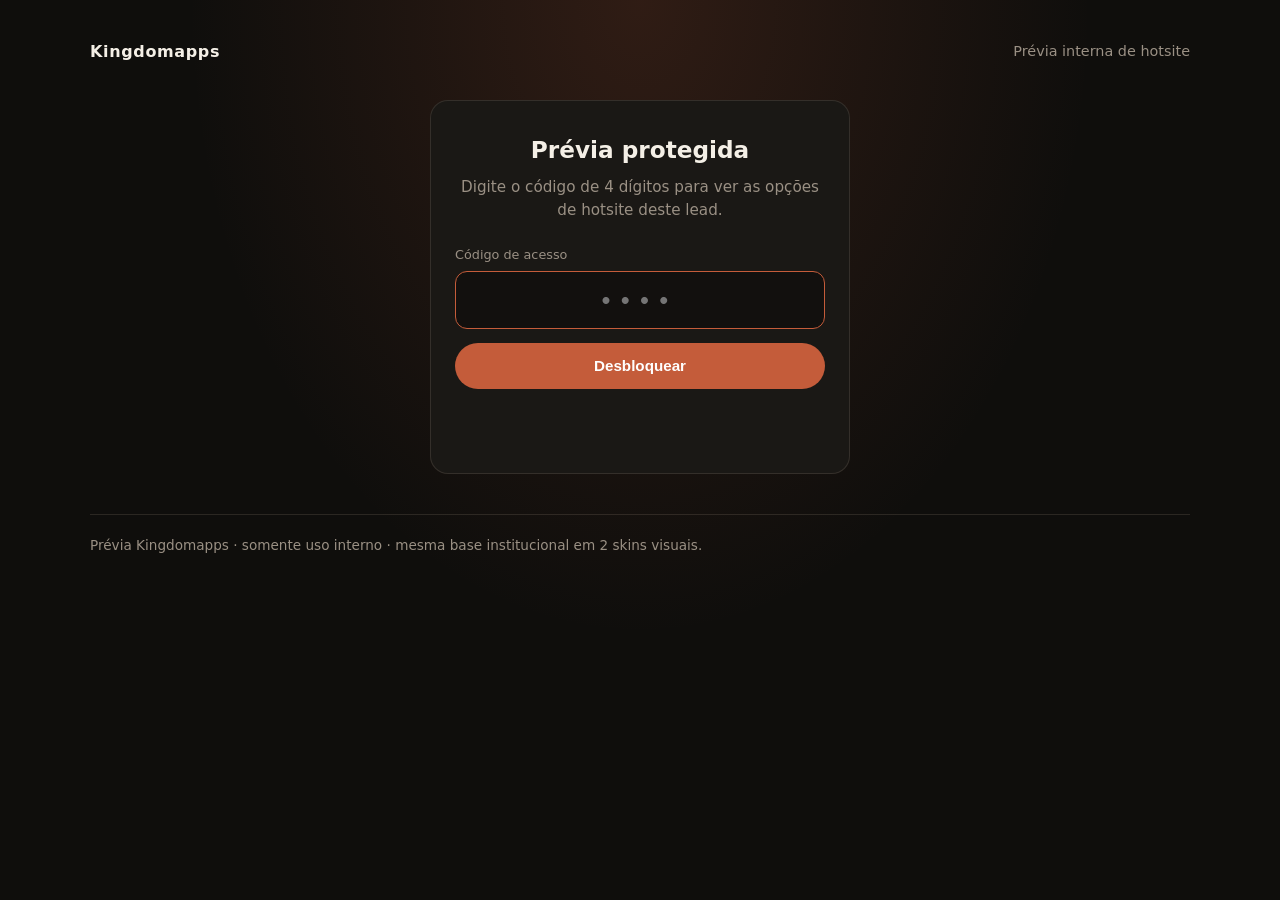
<file: index.html>
<!DOCTYPE html>
<html lang="pt-BR">
<head>
  <meta charset="UTF-8" />
  <meta name="viewport" content="width=device-width, initial-scale=1" />
  <meta name="robots" content="noindex, nofollow" />
  <title>Kingdomapps · Prévia Là Parmigiana</title>
  <link rel="stylesheet" href="gate.css" />
</head>
<body>
  <div class="shell">
    <div class="brand-row">
      <strong>Kingdomapps</strong>
      <span>Prévia interna de hotsite</span>
    </div>

    <!-- Locked state: no version paths, names, links or iframes -->
    <section id="lock" class="lock" aria-labelledby="lock-title">
      <h1 id="lock-title">Prévia protegida</h1>
      <p>Digite o código de 4 dígitos para ver as opções de hotsite deste lead.</p>
      <form id="pin-form" autocomplete="off">
        <label for="pin-input">Código de acesso</label>
        <input
          id="pin-input"
          name="pin"
          type="password"
          inputmode="numeric"
          pattern="[0-9]*"
          maxlength="4"
          placeholder="••••"
          required
          autofocus
        />
        <button type="submit">Desbloquear</button>
        <p class="err" id="pin-err" role="alert"></p>
      </form>
    </section>

    <!-- Unlocked: populated only by gate.js after auth -->
    <section id="gallery" class="hidden" aria-labelledby="gallery-title">
      <div class="toolbar">
        <button type="button" id="logout">Bloquear de novo</button>
      </div>
      <div class="gallery-head">
        <h1 id="gallery-title">Là parmigiana</h1>
        <p>Mesmo conteúdo e comportamento nas duas versões — muda só a direção visual. Abra em nova aba para navegar com calma.</p>
      </div>
      <div class="cards" id="cards"></div>
    </section>

    <footer>
      Prévia Kingdomapps · somente uso interno · mesma base institucional em 2 skins visuais.</footer>
  </div>
  <script src="gate.js"></script>
</body>
</html>
</file>
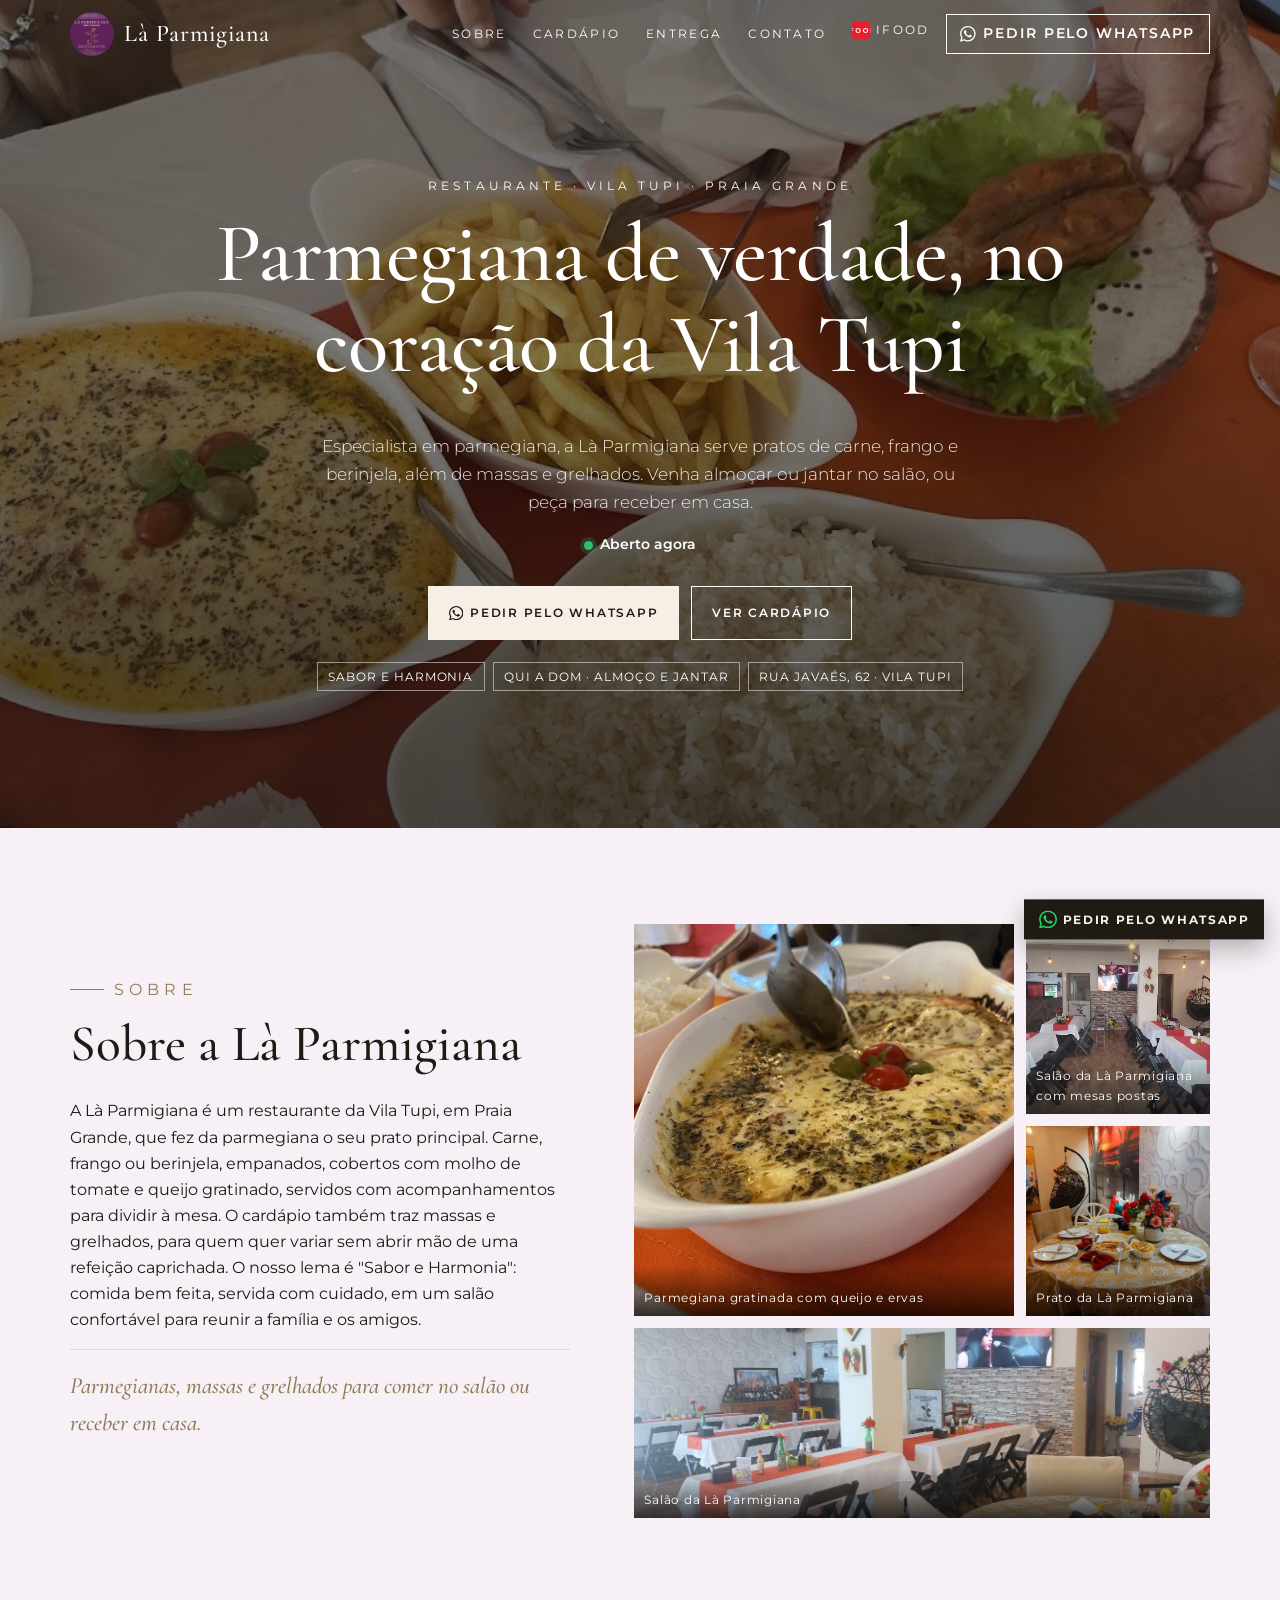
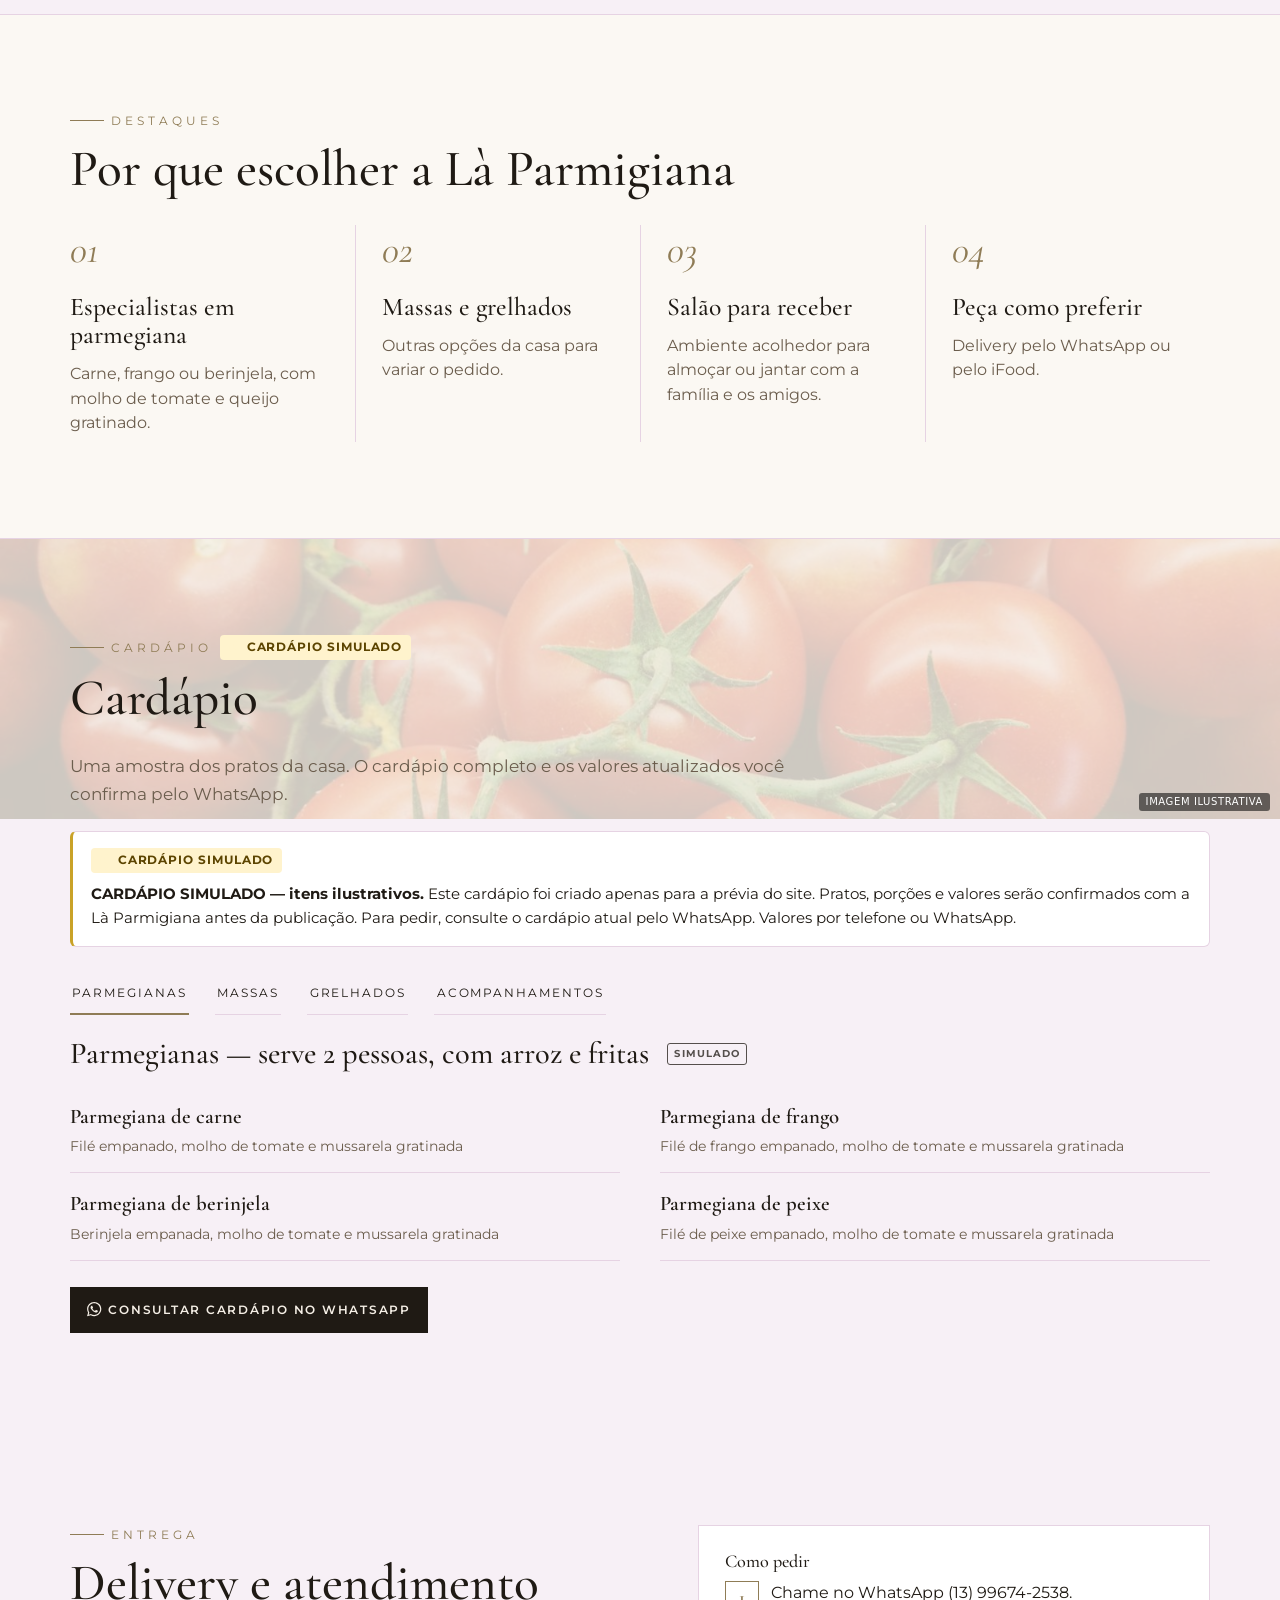
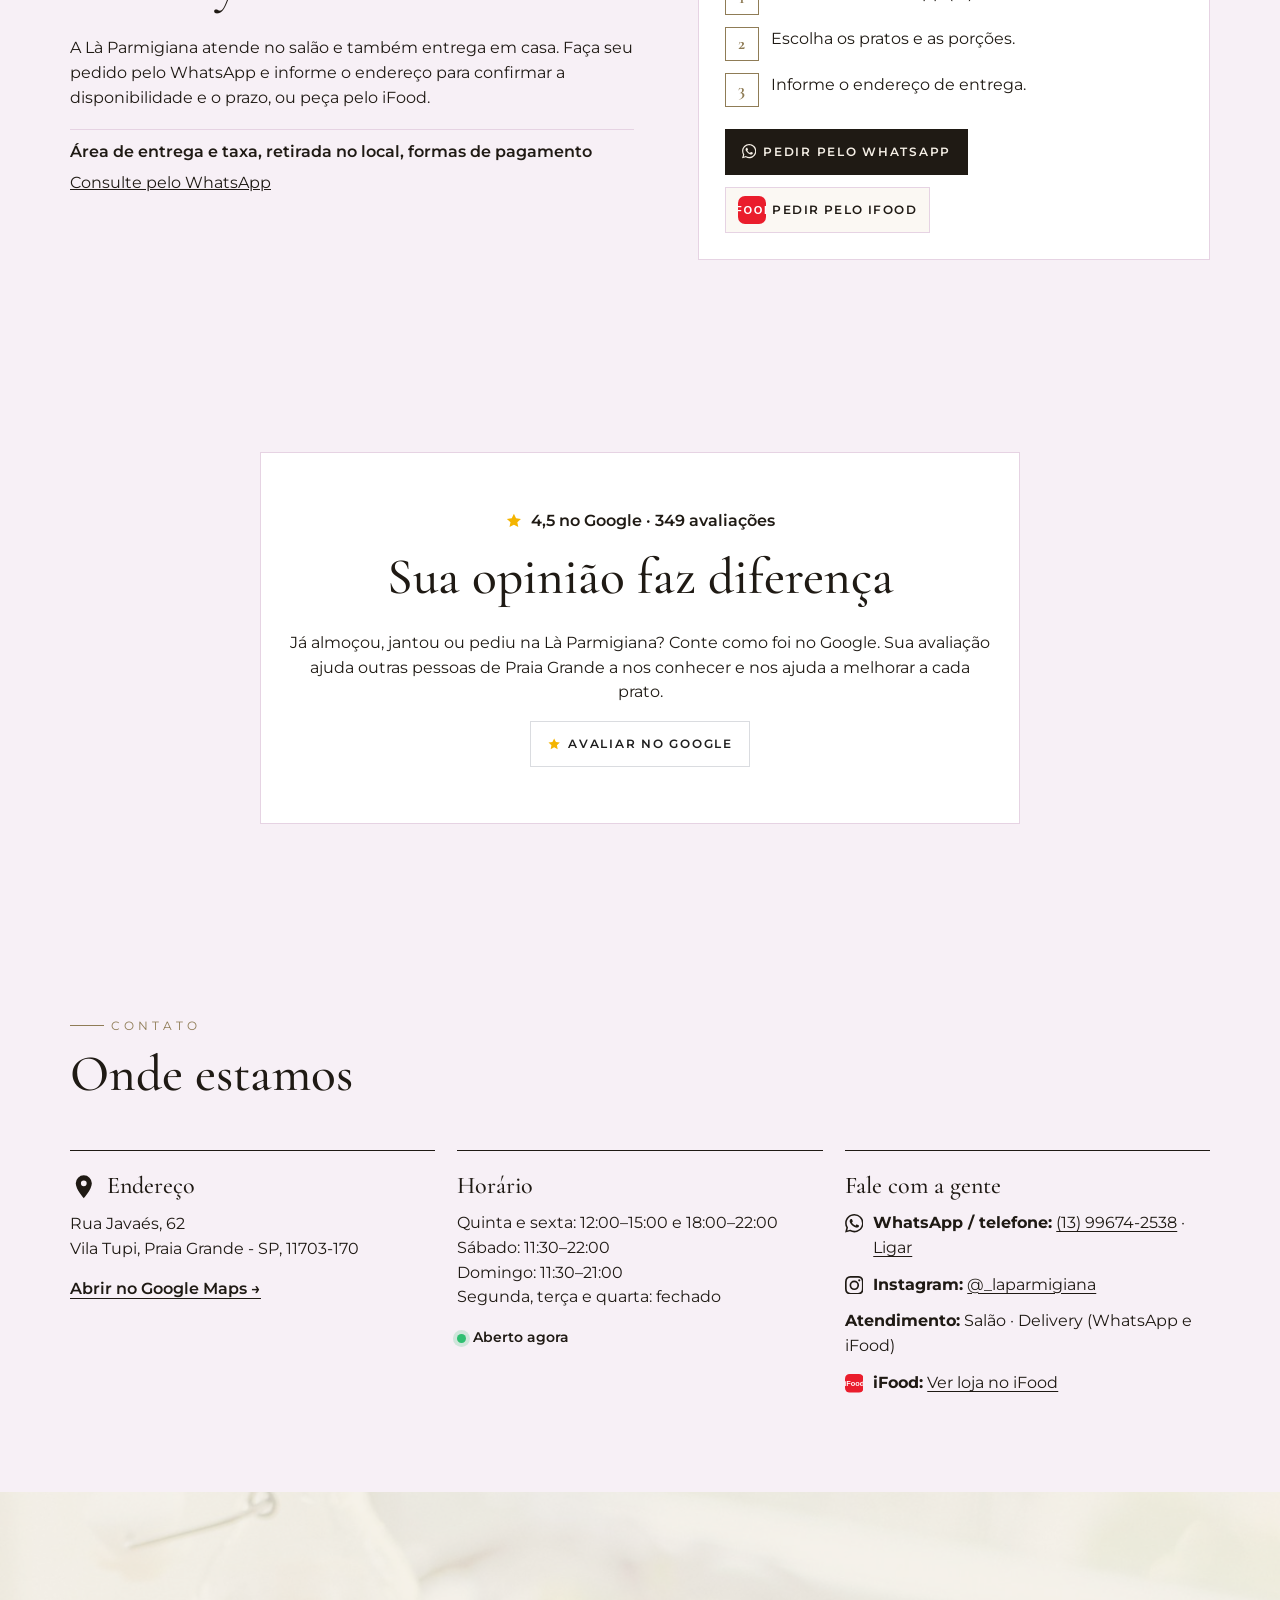
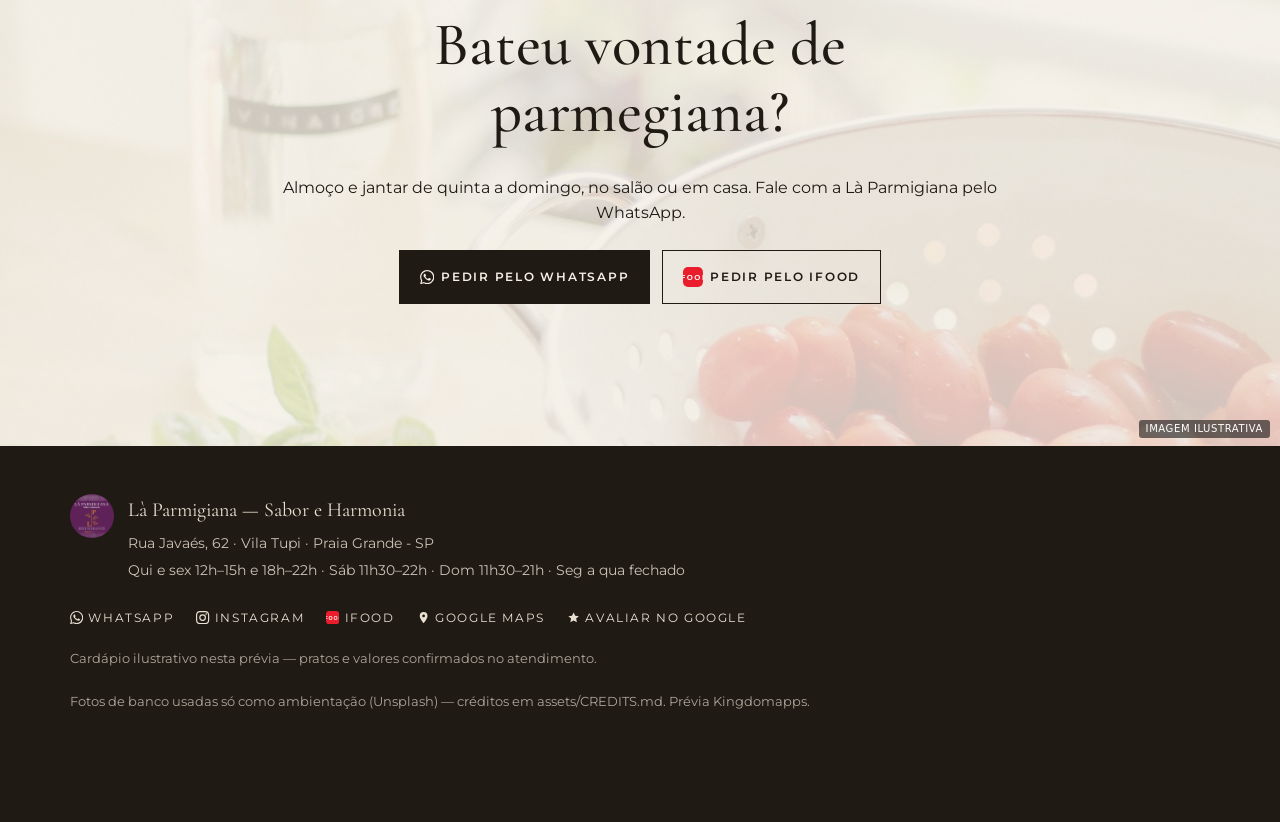
<file: v1/index.html>
<!DOCTYPE html>
<html lang="pt-BR">
<head>
<meta charset="UTF-8" />
<meta name="viewport" content="width=device-width, initial-scale=1" />
<meta name="robots" content="noindex, nofollow" />
<title>Là Parmigiana | Restaurante de parmegiana na Vila Tupi, Praia Grande</title>
<meta name="description" content="Parmegiana de carne, frango e berinjela, massas e grelhados na Vila Tupi, Praia Grande - SP. Almoço e jantar de quinta a domingo. Peça pelo WhatsApp ou pelo iFood." />
<meta name="theme-color" content="#2a1028" />
<link rel="preconnect" href="https://fonts.googleapis.com" />
<link rel="preconnect" href="https://fonts.gstatic.com" crossorigin />
<link rel="stylesheet" href="https://fonts.googleapis.com/css2?family=Cormorant+Garamond:ital,wght@0,500;0,600;1,500&family=Montserrat:wght@300;400;500;600&display=swap" />
<link rel="stylesheet" href="../assets/base.css" />
<link rel="stylesheet" href="../assets/skin-a.css" />
<style>:root{--brand:#61265a;--brand2:#f1af29;--brand-ink:#2a1028;--bg:#f7f0f6;--line:#e6d3e3}</style>
</head>
<body class="skin-a" data-hours='{"0": [[11.5, 21]], "1": [], "2": [], "3": [], "4": [[12, 15], [18, 22]], "5": [[12, 15], [18, 22]], "6": [[11.5, 22]]}' data-hours-unknown='[]'>
<!-- Kingdomapps · base institucional única · skin A (Editorial clássico) · copy: copy.md -->
<a class="skip" href="#conteudo">Pular para o conteúdo</a>
<header class="site-header" id="header">
  <div class="wrap header-inner">
    <a class="brand" href="#topo" aria-label="Là Parmigiana — início"><img class="brand-logo" src="../assets/img/logo.jpg" width="400" height="400" alt="Logotipo Là Parmigiana — Sabor e Harmonia — Restaurante" /><span class="brand-word">Là Parmigiana</span></a>
    <nav class="site-nav" id="site-nav" aria-label="Principal">
      <ul><li><a href="#sobre">Sobre</a></li><li><a href="#cardapio">Cardápio</a></li><li><a href="#entrega">Entrega</a></li><li><a href="#contato">Contato</a></li><li class="nav-ifood"><a href="https://www.ifood.com.br/delivery/praia-grande-sp/pizzas-la-parmigiana-tupi/13f870c8-bf03-4b80-8f69-2a6ee571658e" target="_blank" rel="noopener"><svg viewBox="0 0 24 24" aria-hidden="true" focusable="false"><rect width="24" height="24" rx="6" fill="#ea1d2c"/><text x="12" y="15.6" text-anchor="middle" font-family="Arial,Helvetica,sans-serif" font-weight="700" font-size="9.5" fill="#fff">iFood</text></svg><span>iFood</span></a></li></ul>
    </nav>
    <a class="btn btn-wa btn-sm header-cta" href="https://wa.me/5513996742538?text=Ol%C3%A1%21%20Vim%20pelo%20site%20e%20gostaria%20de%20fazer%20um%20pedido." target="_blank" rel="noopener"><svg viewBox="0 0 24 24" aria-hidden="true" focusable="false"><path fill="currentColor" d="M17.47 14.38c-.3-.15-1.76-.87-2.03-.97-.27-.1-.47-.15-.67.15-.2.3-.77.97-.94 1.16-.17.2-.35.22-.64.07-.3-.15-1.26-.46-2.39-1.47-.88-.79-1.48-1.76-1.65-2.06-.17-.3-.02-.46.13-.6.13-.14.3-.35.45-.52.15-.17.2-.3.3-.5.1-.2.05-.37-.03-.52-.07-.15-.67-1.61-.92-2.2-.24-.58-.49-.5-.67-.51h-.57c-.2 0-.52.07-.8.37-.27.3-1.04 1.02-1.04 2.48s1.07 2.88 1.21 3.07c.15.2 2.1 3.2 5.08 4.49.71.31 1.26.49 1.7.63.71.22 1.36.19 1.87.12.57-.09 1.76-.72 2-1.41.25-.7.25-1.29.18-1.41-.08-.13-.27-.2-.57-.35zM12.05 21.78a9.87 9.87 0 0 1-5.03-1.38l-.36-.21-3.74.98 1-3.65-.24-.37a9.86 9.86 0 0 1-1.51-5.26c0-5.45 4.44-9.88 9.89-9.88 2.64 0 5.12 1.03 6.99 2.9a9.83 9.83 0 0 1 2.89 6.99c0 5.45-4.44 9.88-9.89 9.88zm8.41-18.3A11.82 11.82 0 0 0 12.05 0C5.5 0 .16 5.34.16 11.89c0 2.1.55 4.14 1.59 5.95L.06 24l6.3-1.65a11.88 11.88 0 0 0 5.69 1.45c6.55 0 11.89-5.34 11.89-11.89 0-3.18-1.24-6.17-3.48-8.41z"/></svg><span>Pedir pelo WhatsApp</span></a>
    <button class="nav-toggle" type="button" aria-expanded="false" aria-controls="site-nav"><span class="sr-only">Abrir menu</span><span class="bars" aria-hidden="true"></span></button>
  </div>
</header>
<main id="conteudo">
<section class="hero" id="topo" aria-labelledby="hero-title">
  <figure class="hero-media"><img src="../assets/img/fotos-foto-3.jpg" width="1200" height="675" alt="Prato da casa" fetchpriority="high" /></figure>
  <div class="wrap hero-inner">
    <div class="hero-copy">
      <p class="eyebrow">Restaurante · Vila Tupi · Praia Grande</p>
      <h1 id="hero-title">Parmegiana de verdade, no coração da Vila Tupi</h1>
      <p class="lead">Especialista em parmegiana, a Là Parmigiana serve pratos de carne, frango e berinjela, além de massas e grelhados. Venha almoçar ou jantar no salão, ou peça para receber em casa.</p>
      <p class="open-badge" data-open-badge hidden></p>
      <div class="hero-ctas">
        <a class="btn btn-wa btn-lg" href="https://wa.me/5513996742538?text=Ol%C3%A1%21%20Vim%20pelo%20site%20e%20gostaria%20de%20fazer%20um%20pedido." target="_blank" rel="noopener"><svg viewBox="0 0 24 24" aria-hidden="true" focusable="false"><path fill="currentColor" d="M17.47 14.38c-.3-.15-1.76-.87-2.03-.97-.27-.1-.47-.15-.67.15-.2.3-.77.97-.94 1.16-.17.2-.35.22-.64.07-.3-.15-1.26-.46-2.39-1.47-.88-.79-1.48-1.76-1.65-2.06-.17-.3-.02-.46.13-.6.13-.14.3-.35.45-.52.15-.17.2-.3.3-.5.1-.2.05-.37-.03-.52-.07-.15-.67-1.61-.92-2.2-.24-.58-.49-.5-.67-.51h-.57c-.2 0-.52.07-.8.37-.27.3-1.04 1.02-1.04 2.48s1.07 2.88 1.21 3.07c.15.2 2.1 3.2 5.08 4.49.71.31 1.26.49 1.7.63.71.22 1.36.19 1.87.12.57-.09 1.76-.72 2-1.41.25-.7.25-1.29.18-1.41-.08-.13-.27-.2-.57-.35zM12.05 21.78a9.87 9.87 0 0 1-5.03-1.38l-.36-.21-3.74.98 1-3.65-.24-.37a9.86 9.86 0 0 1-1.51-5.26c0-5.45 4.44-9.88 9.89-9.88 2.64 0 5.12 1.03 6.99 2.9a9.83 9.83 0 0 1 2.89 6.99c0 5.45-4.44 9.88-9.89 9.88zm8.41-18.3A11.82 11.82 0 0 0 12.05 0C5.5 0 .16 5.34.16 11.89c0 2.1.55 4.14 1.59 5.95L.06 24l6.3-1.65a11.88 11.88 0 0 0 5.69 1.45c6.55 0 11.89-5.34 11.89-11.89 0-3.18-1.24-6.17-3.48-8.41z"/></svg><span>Pedir pelo WhatsApp</span></a>
        <a class="btn btn-ghost btn-lg" href="#cardapio">Ver cardápio</a>
      </div>
      <ul class="chips"><li>Sabor e Harmonia</li><li>Qui a dom · almoço e jantar</li><li>Rua Javaés, 62 · Vila Tupi</li></ul>
    </div>
  </div>
</section>
<section class="sec sobre" id="sobre" aria-labelledby="sobre-title">
  <div class="wrap sobre-grid">
    <div class="sobre-copy">
      <p class="kicker">Sobre</p>
      <h2 id="sobre-title">Sobre a Là Parmigiana</h2>
      <p>A Là Parmigiana é um restaurante da Vila Tupi, em Praia Grande, que fez da parmegiana o seu prato principal. Carne, frango ou berinjela, empanados, cobertos com molho de tomate e queijo gratinado, servidos com acompanhamentos para dividir à mesa. O cardápio também traz massas e grelhados, para quem quer variar sem abrir mão de uma refeição caprichada. O nosso lema é &quot;Sabor e Harmonia&quot;: comida bem feita, servida com cuidado, em um salão confortável para reunir a família e os amigos.</p>
      <p class="apoio">Parmegianas, massas e grelhados para comer no salão ou receber em casa.</p>
    </div>
    <div class="gallery" aria-label="Fotos de Là Parmigiana"><figure class="g-item g-1"><img src="../assets/img/fotos-foto-4.jpg" width="900" height="1200" alt="Parmegiana gratinada com queijo e ervas" loading="lazy" decoding="async" /><figcaption>Parmegiana gratinada com queijo e ervas</figcaption></figure><figure class="g-item g-2"><img src="../assets/img/fotos-foto-1.jpg" width="1200" height="675" alt="Salão da Là Parmigiana com mesas postas" loading="lazy" decoding="async" /><figcaption>Salão da Là Parmigiana com mesas postas</figcaption></figure><figure class="g-item g-3"><img src="../assets/img/fotos-foto-2.jpg" width="901" height="1200" alt="Prato da Là Parmigiana" loading="lazy" decoding="async" /><figcaption>Prato da Là Parmigiana</figcaption></figure><figure class="g-item g-4"><img src="../assets/img/fotos-foto-5.jpg" width="1200" height="675" alt="Salão da Là Parmigiana" loading="lazy" decoding="async" /><figcaption>Salão da Là Parmigiana</figcaption></figure></div>
  </div>
</section>
<section class="sec destaques" id="destaques" aria-labelledby="dest-title">
  <div class="wrap">
    <p class="kicker">Destaques</p>
    <h2 id="dest-title">Por que escolher a Là Parmigiana</h2>
    <ul class="feats"><li class="feat"><span class="feat-n" aria-hidden="true">01</span><h3>Especialistas em parmegiana</h3><p>Carne, frango ou berinjela, com molho de tomate e queijo gratinado.</p></li><li class="feat"><span class="feat-n" aria-hidden="true">02</span><h3>Massas e grelhados</h3><p>Outras opções da casa para variar o pedido.</p></li><li class="feat"><span class="feat-n" aria-hidden="true">03</span><h3>Salão para receber</h3><p>Ambiente acolhedor para almoçar ou jantar com a família e os amigos.</p></li><li class="feat"><span class="feat-n" aria-hidden="true">04</span><h3>Peça como preferir</h3><p>Delivery pelo WhatsApp ou pelo iFood.</p></li></ul>
  </div>
</section>
<section class="sec cardapio" id="cardapio" aria-labelledby="menu-title">
  <div class="amb amb-menu" style="--amb:url('../assets/img/ambiente-tomatoes-wood.jpg')" aria-hidden="true"><span class="amb-tag">Imagem ilustrativa</span></div>
  <div class="wrap">
    <div class="menu-head">
      <p class="kicker">Cardápio <span class="sim-badge">Cardápio simulado</span></p>
      <h2 id="menu-title">Cardápio</h2>
      <p class="lead">Uma amostra dos pratos da casa. O cardápio completo e os valores atualizados você confirma pelo WhatsApp.</p>
    </div>
    <div class="sim-notice" role="note"><span class="sim-badge">Cardápio simulado</span><p><strong>CARDÁPIO SIMULADO — itens ilustrativos.</strong> Este cardápio foi criado apenas para a prévia do site. Pratos, porções e valores serão confirmados com a Là Parmigiana antes da publicação. Para pedir, consulte o cardápio atual pelo WhatsApp. Valores por telefone ou WhatsApp.</p></div>
    <div class="menu-tabs" role="tablist" aria-label="Categorias do cardápio"><button type="button" role="tab" id="tab-0" aria-controls="menu-0" aria-selected="true">Parmegianas</button><button type="button" role="tab" id="tab-1" aria-controls="menu-1" aria-selected="false" tabindex="-1">Massas</button><button type="button" role="tab" id="tab-2" aria-controls="menu-2" aria-selected="false" tabindex="-1">Grelhados</button><button type="button" role="tab" id="tab-3" aria-controls="menu-3" aria-selected="false" tabindex="-1">Acompanhamentos</button></div>
    <div class="menu-panel" role="tabpanel" id="menu-0" aria-labelledby="tab-0" tabindex="0"><h3 class="menu-cat">Parmegianas — serve 2 pessoas, com arroz e fritas <span class="sim-tag">Simulado</span></h3><ul class="menu-list"><li class="mi"><span class="mi-name">Parmegiana de carne</span><span class="mi-desc">Filé empanado, molho de tomate e mussarela gratinada</span></li><li class="mi"><span class="mi-name">Parmegiana de frango</span><span class="mi-desc">Filé de frango empanado, molho de tomate e mussarela gratinada</span></li><li class="mi"><span class="mi-name">Parmegiana de berinjela</span><span class="mi-desc">Berinjela empanada, molho de tomate e mussarela gratinada</span></li><li class="mi"><span class="mi-name">Parmegiana de peixe</span><span class="mi-desc">Filé de peixe empanado, molho de tomate e mussarela gratinada</span></li></ul></div><div class="menu-panel" role="tabpanel" id="menu-1" aria-labelledby="tab-1" tabindex="0" hidden><h3 class="menu-cat">Massas <span class="sim-tag">Simulado</span></h3><ul class="menu-list"><li class="mi"><span class="mi-name">Espaguete ao sugo</span><span class="mi-desc">Molho de tomate artesanal e manjericão</span></li><li class="mi"><span class="mi-name">Fettuccine à bolonhesa</span><span class="mi-desc">Molho de carne moída e tomate</span></li><li class="mi"><span class="mi-name">Talharim ao molho branco</span><span class="mi-desc">Molho branco cremoso e parmesão</span></li></ul></div><div class="menu-panel" role="tabpanel" id="menu-2" aria-labelledby="tab-2" tabindex="0" hidden><h3 class="menu-cat">Grelhados — com arroz e fritas <span class="sim-tag">Simulado</span></h3><ul class="menu-list"><li class="mi"><span class="mi-name">Filé de frango grelhado</span><span class="mi-desc">Filé de frango temperado na chapa</span></li><li class="mi"><span class="mi-name">Bife grelhado</span><span class="mi-desc">Corte bovino grelhado, acebolado opcional</span></li><li class="mi"><span class="mi-name">Salmão grelhado</span><span class="mi-desc">Posta de salmão grelhada com salada</span></li></ul></div><div class="menu-panel" role="tabpanel" id="menu-3" aria-labelledby="tab-3" tabindex="0" hidden><h3 class="menu-cat">Acompanhamentos <span class="sim-tag">Simulado</span></h3><ul class="menu-list"><li class="mi"><span class="mi-name">Arroz branco</span></li><li class="mi"><span class="mi-name">Batata frita</span></li><li class="mi"><span class="mi-name">Salada verde</span></li></ul></div>
    <div class="menu-cta"><a class="btn btn-wa" href="https://wa.me/5513996742538?text=Ol%C3%A1%21%20Vim%20pelo%20site%20e%20gostaria%20de%20fazer%20um%20pedido." target="_blank" rel="noopener"><svg viewBox="0 0 24 24" aria-hidden="true" focusable="false"><path fill="currentColor" d="M17.47 14.38c-.3-.15-1.76-.87-2.03-.97-.27-.1-.47-.15-.67.15-.2.3-.77.97-.94 1.16-.17.2-.35.22-.64.07-.3-.15-1.26-.46-2.39-1.47-.88-.79-1.48-1.76-1.65-2.06-.17-.3-.02-.46.13-.6.13-.14.3-.35.45-.52.15-.17.2-.3.3-.5.1-.2.05-.37-.03-.52-.07-.15-.67-1.61-.92-2.2-.24-.58-.49-.5-.67-.51h-.57c-.2 0-.52.07-.8.37-.27.3-1.04 1.02-1.04 2.48s1.07 2.88 1.21 3.07c.15.2 2.1 3.2 5.08 4.49.71.31 1.26.49 1.7.63.71.22 1.36.19 1.87.12.57-.09 1.76-.72 2-1.41.25-.7.25-1.29.18-1.41-.08-.13-.27-.2-.57-.35zM12.05 21.78a9.87 9.87 0 0 1-5.03-1.38l-.36-.21-3.74.98 1-3.65-.24-.37a9.86 9.86 0 0 1-1.51-5.26c0-5.45 4.44-9.88 9.89-9.88 2.64 0 5.12 1.03 6.99 2.9a9.83 9.83 0 0 1 2.89 6.99c0 5.45-4.44 9.88-9.89 9.88zm8.41-18.3A11.82 11.82 0 0 0 12.05 0C5.5 0 .16 5.34.16 11.89c0 2.1.55 4.14 1.59 5.95L.06 24l6.3-1.65a11.88 11.88 0 0 0 5.69 1.45c6.55 0 11.89-5.34 11.89-11.89 0-3.18-1.24-6.17-3.48-8.41z"/></svg><span>Consultar cardápio no WhatsApp</span></a></div>
  </div>
</section>
<section class="sec entrega" id="entrega" aria-labelledby="ent-title">
  <div class="wrap entrega-grid">
    <div>
      <p class="kicker">Entrega</p>
      <h2 id="ent-title">Delivery e atendimento</h2>
      <p>A Là Parmigiana atende no salão e também entrega em casa. Faça seu pedido pelo WhatsApp e informe o endereço para confirmar a disponibilidade e o prazo, ou peça pelo iFood.</p>
      <dl class="kv"><div><dt>Área de entrega e taxa, retirada no local, formas de pagamento</dt><dd><a href="https://wa.me/5513996742538?text=Ol%C3%A1%21%20Vim%20pelo%20site%20e%20gostaria%20de%20fazer%20um%20pedido." target="_blank" rel="noopener">Consulte pelo WhatsApp</a></dd></div></dl>
    </div>
    <div class="steps-box">
      <h3>Como pedir</h3><ol class="steps"><li>Chame no WhatsApp (13) 99674-2538.</li><li>Escolha os pratos e as porções.</li><li>Informe o endereço de entrega.</li></ol>
      <div class="order-links"><a class="btn btn-wa" href="https://wa.me/5513996742538?text=Ol%C3%A1%21%20Vim%20pelo%20site%20e%20gostaria%20de%20fazer%20um%20pedido." target="_blank" rel="noopener"><svg viewBox="0 0 24 24" aria-hidden="true" focusable="false"><path fill="currentColor" d="M17.47 14.38c-.3-.15-1.76-.87-2.03-.97-.27-.1-.47-.15-.67.15-.2.3-.77.97-.94 1.16-.17.2-.35.22-.64.07-.3-.15-1.26-.46-2.39-1.47-.88-.79-1.48-1.76-1.65-2.06-.17-.3-.02-.46.13-.6.13-.14.3-.35.45-.52.15-.17.2-.3.3-.5.1-.2.05-.37-.03-.52-.07-.15-.67-1.61-.92-2.2-.24-.58-.49-.5-.67-.51h-.57c-.2 0-.52.07-.8.37-.27.3-1.04 1.02-1.04 2.48s1.07 2.88 1.21 3.07c.15.2 2.1 3.2 5.08 4.49.71.31 1.26.49 1.7.63.71.22 1.36.19 1.87.12.57-.09 1.76-.72 2-1.41.25-.7.25-1.29.18-1.41-.08-.13-.27-.2-.57-.35zM12.05 21.78a9.87 9.87 0 0 1-5.03-1.38l-.36-.21-3.74.98 1-3.65-.24-.37a9.86 9.86 0 0 1-1.51-5.26c0-5.45 4.44-9.88 9.89-9.88 2.64 0 5.12 1.03 6.99 2.9a9.83 9.83 0 0 1 2.89 6.99c0 5.45-4.44 9.88-9.89 9.88zm8.41-18.3A11.82 11.82 0 0 0 12.05 0C5.5 0 .16 5.34.16 11.89c0 2.1.55 4.14 1.59 5.95L.06 24l6.3-1.65a11.88 11.88 0 0 0 5.69 1.45c6.55 0 11.89-5.34 11.89-11.89 0-3.18-1.24-6.17-3.48-8.41z"/></svg><span>Pedir pelo WhatsApp</span></a><a class="app-link app-ifood" href="https://www.ifood.com.br/delivery/praia-grande-sp/pizzas-la-parmigiana-tupi/13f870c8-bf03-4b80-8f69-2a6ee571658e" target="_blank" rel="noopener"><svg viewBox="0 0 24 24" aria-hidden="true" focusable="false"><rect width="24" height="24" rx="6" fill="#ea1d2c"/><text x="12" y="15.6" text-anchor="middle" font-family="Arial,Helvetica,sans-serif" font-weight="700" font-size="9.5" fill="#fff">iFood</text></svg><span>Pedir pelo iFood</span></a></div>
    </div>
  </div>
</section>
<section class="sec avaliar review-band" id="avaliar" aria-labelledby="av-title">
  <div class="wrap avaliar-inner">
    <p class="selo"><svg viewBox="0 0 24 24" aria-hidden="true" focusable="false"><path fill="currentColor" d="M12 2.5l2.9 6 6.6.8-4.9 4.5 1.3 6.5L12 17.1l-5.9 3.2 1.3-6.5L2.5 9.3l6.6-.8z"/></svg><span>4,5 no Google · 349 avaliações</span></p>
    <h2 id="av-title">Sua opinião faz diferença</h2>
    <p>Já almoçou, jantou ou pediu na Là Parmigiana? Conte como foi no Google. Sua avaliação ajuda outras pessoas de Praia Grande a nos conhecer e nos ajuda a melhorar a cada prato.</p>
    <a class="btn btn-review" href="https://search.google.com/local/writereview?placeid=ChIJm2C9VnYfzpQR0P9cVbOLByU" target="_blank" rel="noopener"><svg viewBox="0 0 24 24" aria-hidden="true" focusable="false"><path fill="currentColor" d="M12 2.5l2.9 6 6.6.8-4.9 4.5 1.3 6.5L12 17.1l-5.9 3.2 1.3-6.5L2.5 9.3l6.6-.8z"/></svg><span>Avaliar no Google</span></a>
  </div>
</section>
<section class="sec contato" id="contato" aria-labelledby="ct-title">
  <div class="wrap contato-grid">
    <div class="ct-head">
      <p class="kicker">Contato</p>
      <h2 id="ct-title">Onde estamos</h2>
      
    </div>
    <div class="ct-card">
      <h3><svg viewBox="0 0 24 24" aria-hidden="true" focusable="false"><path fill="currentColor" d="M12 2a7 7 0 0 0-7 7c0 5.25 7 13 7 13s7-7.75 7-13a7 7 0 0 0-7-7zm0 9.5a2.5 2.5 0 1 1 0-5 2.5 2.5 0 0 1 0 5z"/></svg><span>Endereço</span></h3>
      <p>Rua Javaés, 62<br />Vila Tupi, Praia Grande - SP, 11703-170</p>
      <a class="text-link" href="https://www.google.com/maps/place/L%C3%A0+parmigiana/@-24.0190742,-46.4545942,17z/data=!4m7!3m6!1s0x94ce1f7656bd609b:0x25078bb3555cffd0!8m2!3d-24.0190742!4d-46.4545942!10e1!16s%2Fg%2F11pzk0gtj1?hl=pt-BR" target="_blank" rel="noopener">Abrir no Google Maps →</a>
    </div>
    <div class="ct-card">
      <h3>Horário</h3>
      <p>Quinta e sexta: 12:00–15:00 e 18:00–22:00<br />Sábado: 11:30–22:00<br />Domingo: 11:30–21:00<br />Segunda, terça e quarta: fechado</p>
      <p class="open-badge" data-open-badge hidden></p>
    </div>
    <div class="ct-card">
      <h3>Fale com a gente</h3>
      <ul class="ct-list"><li><svg viewBox="0 0 24 24" aria-hidden="true" focusable="false"><path fill="currentColor" d="M17.47 14.38c-.3-.15-1.76-.87-2.03-.97-.27-.1-.47-.15-.67.15-.2.3-.77.97-.94 1.16-.17.2-.35.22-.64.07-.3-.15-1.26-.46-2.39-1.47-.88-.79-1.48-1.76-1.65-2.06-.17-.3-.02-.46.13-.6.13-.14.3-.35.45-.52.15-.17.2-.3.3-.5.1-.2.05-.37-.03-.52-.07-.15-.67-1.61-.92-2.2-.24-.58-.49-.5-.67-.51h-.57c-.2 0-.52.07-.8.37-.27.3-1.04 1.02-1.04 2.48s1.07 2.88 1.21 3.07c.15.2 2.1 3.2 5.08 4.49.71.31 1.26.49 1.7.63.71.22 1.36.19 1.87.12.57-.09 1.76-.72 2-1.41.25-.7.25-1.29.18-1.41-.08-.13-.27-.2-.57-.35zM12.05 21.78a9.87 9.87 0 0 1-5.03-1.38l-.36-.21-3.74.98 1-3.65-.24-.37a9.86 9.86 0 0 1-1.51-5.26c0-5.45 4.44-9.88 9.89-9.88 2.64 0 5.12 1.03 6.99 2.9a9.83 9.83 0 0 1 2.89 6.99c0 5.45-4.44 9.88-9.89 9.88zm8.41-18.3A11.82 11.82 0 0 0 12.05 0C5.5 0 .16 5.34.16 11.89c0 2.1.55 4.14 1.59 5.95L.06 24l6.3-1.65a11.88 11.88 0 0 0 5.69 1.45c6.55 0 11.89-5.34 11.89-11.89 0-3.18-1.24-6.17-3.48-8.41z"/></svg><span><strong>WhatsApp / telefone:</strong> <a href="https://wa.me/5513996742538?text=Ol%C3%A1%21%20Vim%20pelo%20site%20e%20gostaria%20de%20fazer%20um%20pedido." target="_blank" rel="noopener">(13) 99674-2538</a> · <a href="tel:+5513996742538">Ligar</a></span></li><li><svg viewBox="0 0 24 24" aria-hidden="true" focusable="false"><path fill="currentColor" d="M12 2.2c3.2 0 3.58.01 4.85.07 3.25.15 4.77 1.69 4.92 4.92.06 1.27.07 1.65.07 4.85s-.01 3.58-.07 4.85c-.15 3.23-1.66 4.77-4.92 4.92-1.27.06-1.65.07-4.85.07s-3.58-.01-4.85-.07c-3.26-.15-4.77-1.7-4.92-4.92C2.17 15.58 2.16 15.2 2.16 12s.01-3.58.07-4.85C2.38 3.92 3.9 2.38 7.15 2.23 8.42 2.17 8.8 2.16 12 2.16zM12 0C8.74 0 8.33.01 7.05.07 2.7.27.27 2.69.07 7.05.01 8.33 0 8.74 0 12s.01 3.67.07 4.95c.2 4.36 2.62 6.78 6.98 6.98C8.33 23.99 8.74 24 12 24s3.67-.01 4.95-.07c4.35-.2 6.78-2.62 6.98-6.98.06-1.28.07-1.69.07-4.95s-.01-3.67-.07-4.95c-.2-4.35-2.62-6.78-6.98-6.98C15.67.01 15.26 0 12 0zm0 5.84a6.16 6.16 0 1 0 0 12.32 6.16 6.16 0 0 0 0-12.32zM12 16a4 4 0 1 1 0-8 4 4 0 0 1 0 8zm6.4-11.85a1.44 1.44 0 1 0 0 2.88 1.44 1.44 0 0 0 0-2.88z"/></svg><span><strong>Instagram:</strong> <a href="https://instagram.com/_laparmigiana" target="_blank" rel="noopener">@_laparmigiana</a></span></li><li class="atend"><span><strong>Atendimento:</strong> Salão · Delivery (WhatsApp e iFood)</span></li><li><svg viewBox="0 0 24 24" aria-hidden="true" focusable="false"><rect width="24" height="24" rx="6" fill="#ea1d2c"/><text x="12" y="15.6" text-anchor="middle" font-family="Arial,Helvetica,sans-serif" font-weight="700" font-size="9.5" fill="#fff">iFood</text></svg><span><strong>iFood:</strong> <a href="https://www.ifood.com.br/delivery/praia-grande-sp/pizzas-la-parmigiana-tupi/13f870c8-bf03-4b80-8f69-2a6ee571658e" target="_blank" rel="noopener">Ver loja no iFood</a></span></li></ul>
    </div>
  </div>
</section>
<section class="sec cta-final cta-band" id="cta-final" aria-labelledby="cta-title">
  <div class="amb amb-cta" style="--amb:url('../assets/img/ambiente-tomatoes-strainer.jpg')" aria-hidden="true"><span class="amb-tag">Imagem ilustrativa</span></div>
  <div class="wrap cta-inner">
    <h2 id="cta-title">Bateu vontade de parmegiana?</h2>
    <p>Almoço e jantar de quinta a domingo, no salão ou em casa. Fale com a Là Parmigiana pelo WhatsApp.</p>
    <div class="hero-ctas"><a class="btn btn-wa btn-lg" href="https://wa.me/5513996742538?text=Ol%C3%A1%21%20Vim%20pelo%20site%20e%20gostaria%20de%20fazer%20um%20pedido." target="_blank" rel="noopener"><svg viewBox="0 0 24 24" aria-hidden="true" focusable="false"><path fill="currentColor" d="M17.47 14.38c-.3-.15-1.76-.87-2.03-.97-.27-.1-.47-.15-.67.15-.2.3-.77.97-.94 1.16-.17.2-.35.22-.64.07-.3-.15-1.26-.46-2.39-1.47-.88-.79-1.48-1.76-1.65-2.06-.17-.3-.02-.46.13-.6.13-.14.3-.35.45-.52.15-.17.2-.3.3-.5.1-.2.05-.37-.03-.52-.07-.15-.67-1.61-.92-2.2-.24-.58-.49-.5-.67-.51h-.57c-.2 0-.52.07-.8.37-.27.3-1.04 1.02-1.04 2.48s1.07 2.88 1.21 3.07c.15.2 2.1 3.2 5.08 4.49.71.31 1.26.49 1.7.63.71.22 1.36.19 1.87.12.57-.09 1.76-.72 2-1.41.25-.7.25-1.29.18-1.41-.08-.13-.27-.2-.57-.35zM12.05 21.78a9.87 9.87 0 0 1-5.03-1.38l-.36-.21-3.74.98 1-3.65-.24-.37a9.86 9.86 0 0 1-1.51-5.26c0-5.45 4.44-9.88 9.89-9.88 2.64 0 5.12 1.03 6.99 2.9a9.83 9.83 0 0 1 2.89 6.99c0 5.45-4.44 9.88-9.89 9.88zm8.41-18.3A11.82 11.82 0 0 0 12.05 0C5.5 0 .16 5.34.16 11.89c0 2.1.55 4.14 1.59 5.95L.06 24l6.3-1.65a11.88 11.88 0 0 0 5.69 1.45c6.55 0 11.89-5.34 11.89-11.89 0-3.18-1.24-6.17-3.48-8.41z"/></svg><span>Pedir pelo WhatsApp</span></a><a class="btn btn-ghost btn-lg btn-ifood" href="https://www.ifood.com.br/delivery/praia-grande-sp/pizzas-la-parmigiana-tupi/13f870c8-bf03-4b80-8f69-2a6ee571658e" target="_blank" rel="noopener"><svg viewBox="0 0 24 24" aria-hidden="true" focusable="false"><rect width="24" height="24" rx="6" fill="#ea1d2c"/><text x="12" y="15.6" text-anchor="middle" font-family="Arial,Helvetica,sans-serif" font-weight="700" font-size="9.5" fill="#fff">iFood</text></svg><span>Pedir pelo iFood</span></a></div>
  </div>
</section>
</main>
<footer class="site-footer">
  <div class="wrap footer-inner">
    <div class="f-brand"><img class="brand-logo" src="../assets/img/logo.jpg" width="400" height="400" alt="Logotipo Là Parmigiana — Sabor e Harmonia — Restaurante" /><div><p class="f-name">Là Parmigiana — Sabor e Harmonia</p><p>Rua Javaés, 62 · Vila Tupi · Praia Grande - SP</p><p>Qui e sex 12h–15h e 18h–22h · Sáb 11h30–22h · Dom 11h30–21h · Seg a qua fechado</p></div></div>
    <nav class="f-links" aria-label="Links"><a href="https://wa.me/5513996742538?text=Ol%C3%A1%21%20Vim%20pelo%20site%20e%20gostaria%20de%20fazer%20um%20pedido." target="_blank" rel="noopener"><svg viewBox="0 0 24 24" aria-hidden="true" focusable="false"><path fill="currentColor" d="M17.47 14.38c-.3-.15-1.76-.87-2.03-.97-.27-.1-.47-.15-.67.15-.2.3-.77.97-.94 1.16-.17.2-.35.22-.64.07-.3-.15-1.26-.46-2.39-1.47-.88-.79-1.48-1.76-1.65-2.06-.17-.3-.02-.46.13-.6.13-.14.3-.35.45-.52.15-.17.2-.3.3-.5.1-.2.05-.37-.03-.52-.07-.15-.67-1.61-.92-2.2-.24-.58-.49-.5-.67-.51h-.57c-.2 0-.52.07-.8.37-.27.3-1.04 1.02-1.04 2.48s1.07 2.88 1.21 3.07c.15.2 2.1 3.2 5.08 4.49.71.31 1.26.49 1.7.63.71.22 1.36.19 1.87.12.57-.09 1.76-.72 2-1.41.25-.7.25-1.29.18-1.41-.08-.13-.27-.2-.57-.35zM12.05 21.78a9.87 9.87 0 0 1-5.03-1.38l-.36-.21-3.74.98 1-3.65-.24-.37a9.86 9.86 0 0 1-1.51-5.26c0-5.45 4.44-9.88 9.89-9.88 2.64 0 5.12 1.03 6.99 2.9a9.83 9.83 0 0 1 2.89 6.99c0 5.45-4.44 9.88-9.89 9.88zm8.41-18.3A11.82 11.82 0 0 0 12.05 0C5.5 0 .16 5.34.16 11.89c0 2.1.55 4.14 1.59 5.95L.06 24l6.3-1.65a11.88 11.88 0 0 0 5.69 1.45c6.55 0 11.89-5.34 11.89-11.89 0-3.18-1.24-6.17-3.48-8.41z"/></svg><span>WhatsApp</span></a><a href="https://instagram.com/_laparmigiana" target="_blank" rel="noopener"><svg viewBox="0 0 24 24" aria-hidden="true" focusable="false"><path fill="currentColor" d="M12 2.2c3.2 0 3.58.01 4.85.07 3.25.15 4.77 1.69 4.92 4.92.06 1.27.07 1.65.07 4.85s-.01 3.58-.07 4.85c-.15 3.23-1.66 4.77-4.92 4.92-1.27.06-1.65.07-4.85.07s-3.58-.01-4.85-.07c-3.26-.15-4.77-1.7-4.92-4.92C2.17 15.58 2.16 15.2 2.16 12s.01-3.58.07-4.85C2.38 3.92 3.9 2.38 7.15 2.23 8.42 2.17 8.8 2.16 12 2.16zM12 0C8.74 0 8.33.01 7.05.07 2.7.27.27 2.69.07 7.05.01 8.33 0 8.74 0 12s.01 3.67.07 4.95c.2 4.36 2.62 6.78 6.98 6.98C8.33 23.99 8.74 24 12 24s3.67-.01 4.95-.07c4.35-.2 6.78-2.62 6.98-6.98.06-1.28.07-1.69.07-4.95s-.01-3.67-.07-4.95c-.2-4.35-2.62-6.78-6.98-6.98C15.67.01 15.26 0 12 0zm0 5.84a6.16 6.16 0 1 0 0 12.32 6.16 6.16 0 0 0 0-12.32zM12 16a4 4 0 1 1 0-8 4 4 0 0 1 0 8zm6.4-11.85a1.44 1.44 0 1 0 0 2.88 1.44 1.44 0 0 0 0-2.88z"/></svg><span>Instagram</span></a><a href="https://www.ifood.com.br/delivery/praia-grande-sp/pizzas-la-parmigiana-tupi/13f870c8-bf03-4b80-8f69-2a6ee571658e" target="_blank" rel="noopener"><svg viewBox="0 0 24 24" aria-hidden="true" focusable="false"><rect width="24" height="24" rx="6" fill="#ea1d2c"/><text x="12" y="15.6" text-anchor="middle" font-family="Arial,Helvetica,sans-serif" font-weight="700" font-size="9.5" fill="#fff">iFood</text></svg><span>iFood</span></a><a href="https://www.google.com/maps/place/L%C3%A0+parmigiana/@-24.0190742,-46.4545942,17z/data=!4m7!3m6!1s0x94ce1f7656bd609b:0x25078bb3555cffd0!8m2!3d-24.0190742!4d-46.4545942!10e1!16s%2Fg%2F11pzk0gtj1?hl=pt-BR" target="_blank" rel="noopener"><svg viewBox="0 0 24 24" aria-hidden="true" focusable="false"><path fill="currentColor" d="M12 2a7 7 0 0 0-7 7c0 5.25 7 13 7 13s7-7.75 7-13a7 7 0 0 0-7-7zm0 9.5a2.5 2.5 0 1 1 0-5 2.5 2.5 0 0 1 0 5z"/></svg><span>Google Maps</span></a><a href="https://search.google.com/local/writereview?placeid=ChIJm2C9VnYfzpQR0P9cVbOLByU" target="_blank" rel="noopener"><svg viewBox="0 0 24 24" aria-hidden="true" focusable="false"><path fill="currentColor" d="M12 2.5l2.9 6 6.6.8-4.9 4.5 1.3 6.5L12 17.1l-5.9 3.2 1.3-6.5L2.5 9.3l6.6-.8z"/></svg><span>Avaliar no Google</span></a></nav>
    <p class="f-note">Cardápio ilustrativo nesta prévia — pratos e valores confirmados no atendimento.</p>
    <p class="f-credit">Fotos de banco usadas só como ambientação (Unsplash) — créditos em assets/CREDITS.md. Prévia Kingdomapps.</p>
  </div>
</footer>
<a class="wa-float" href="https://wa.me/5513996742538?text=Ol%C3%A1%21%20Vim%20pelo%20site%20e%20gostaria%20de%20fazer%20um%20pedido." target="_blank" rel="noopener" aria-label="Fazer pedido pelo WhatsApp da Là Parmigiana"><svg viewBox="0 0 24 24" aria-hidden="true" focusable="false"><path fill="currentColor" d="M17.47 14.38c-.3-.15-1.76-.87-2.03-.97-.27-.1-.47-.15-.67.15-.2.3-.77.97-.94 1.16-.17.2-.35.22-.64.07-.3-.15-1.26-.46-2.39-1.47-.88-.79-1.48-1.76-1.65-2.06-.17-.3-.02-.46.13-.6.13-.14.3-.35.45-.52.15-.17.2-.3.3-.5.1-.2.05-.37-.03-.52-.07-.15-.67-1.61-.92-2.2-.24-.58-.49-.5-.67-.51h-.57c-.2 0-.52.07-.8.37-.27.3-1.04 1.02-1.04 2.48s1.07 2.88 1.21 3.07c.15.2 2.1 3.2 5.08 4.49.71.31 1.26.49 1.7.63.71.22 1.36.19 1.87.12.57-.09 1.76-.72 2-1.41.25-.7.25-1.29.18-1.41-.08-.13-.27-.2-.57-.35zM12.05 21.78a9.87 9.87 0 0 1-5.03-1.38l-.36-.21-3.74.98 1-3.65-.24-.37a9.86 9.86 0 0 1-1.51-5.26c0-5.45 4.44-9.88 9.89-9.88 2.64 0 5.12 1.03 6.99 2.9a9.83 9.83 0 0 1 2.89 6.99c0 5.45-4.44 9.88-9.89 9.88zm8.41-18.3A11.82 11.82 0 0 0 12.05 0C5.5 0 .16 5.34.16 11.89c0 2.1.55 4.14 1.59 5.95L.06 24l6.3-1.65a11.88 11.88 0 0 0 5.69 1.45c6.55 0 11.89-5.34 11.89-11.89 0-3.18-1.24-6.17-3.48-8.41z"/></svg><span>Pedir pelo WhatsApp</span></a>
<script src="../assets/site.js" defer></script>
</body>
</html>
</file>
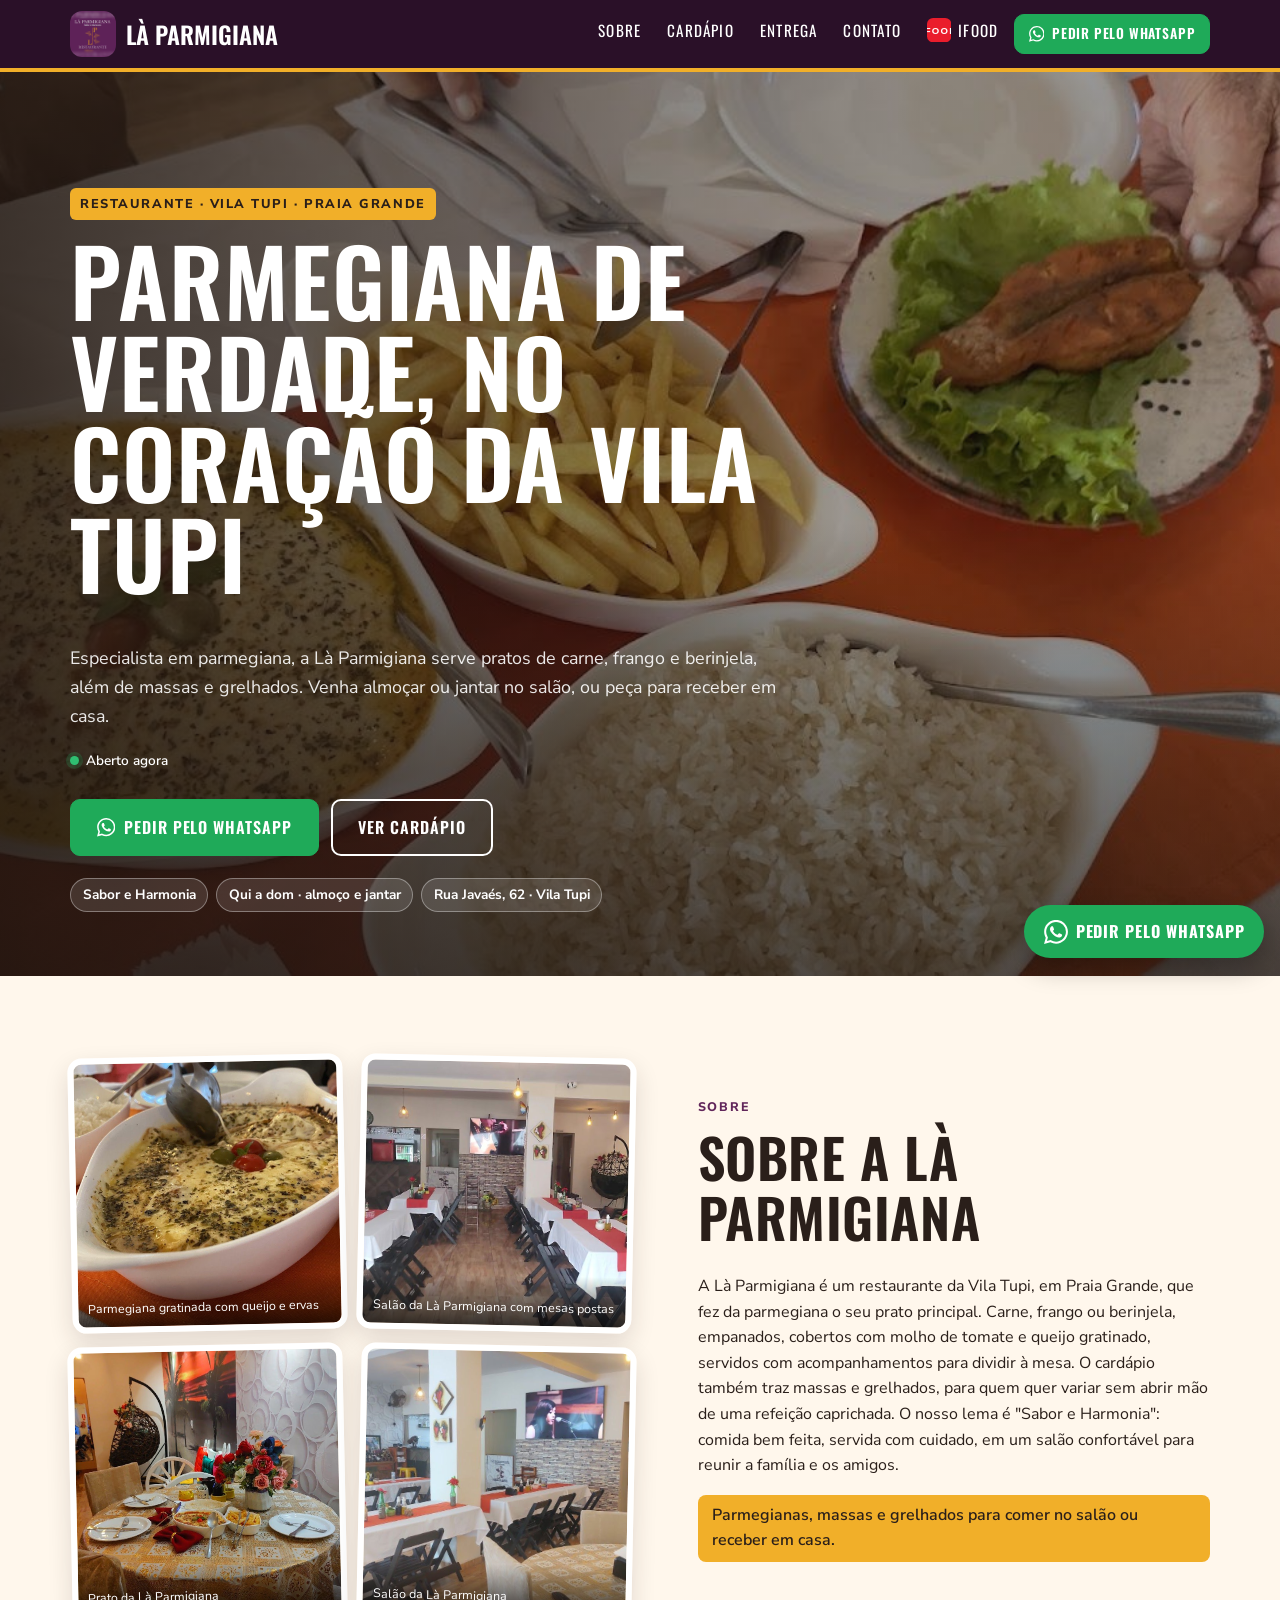
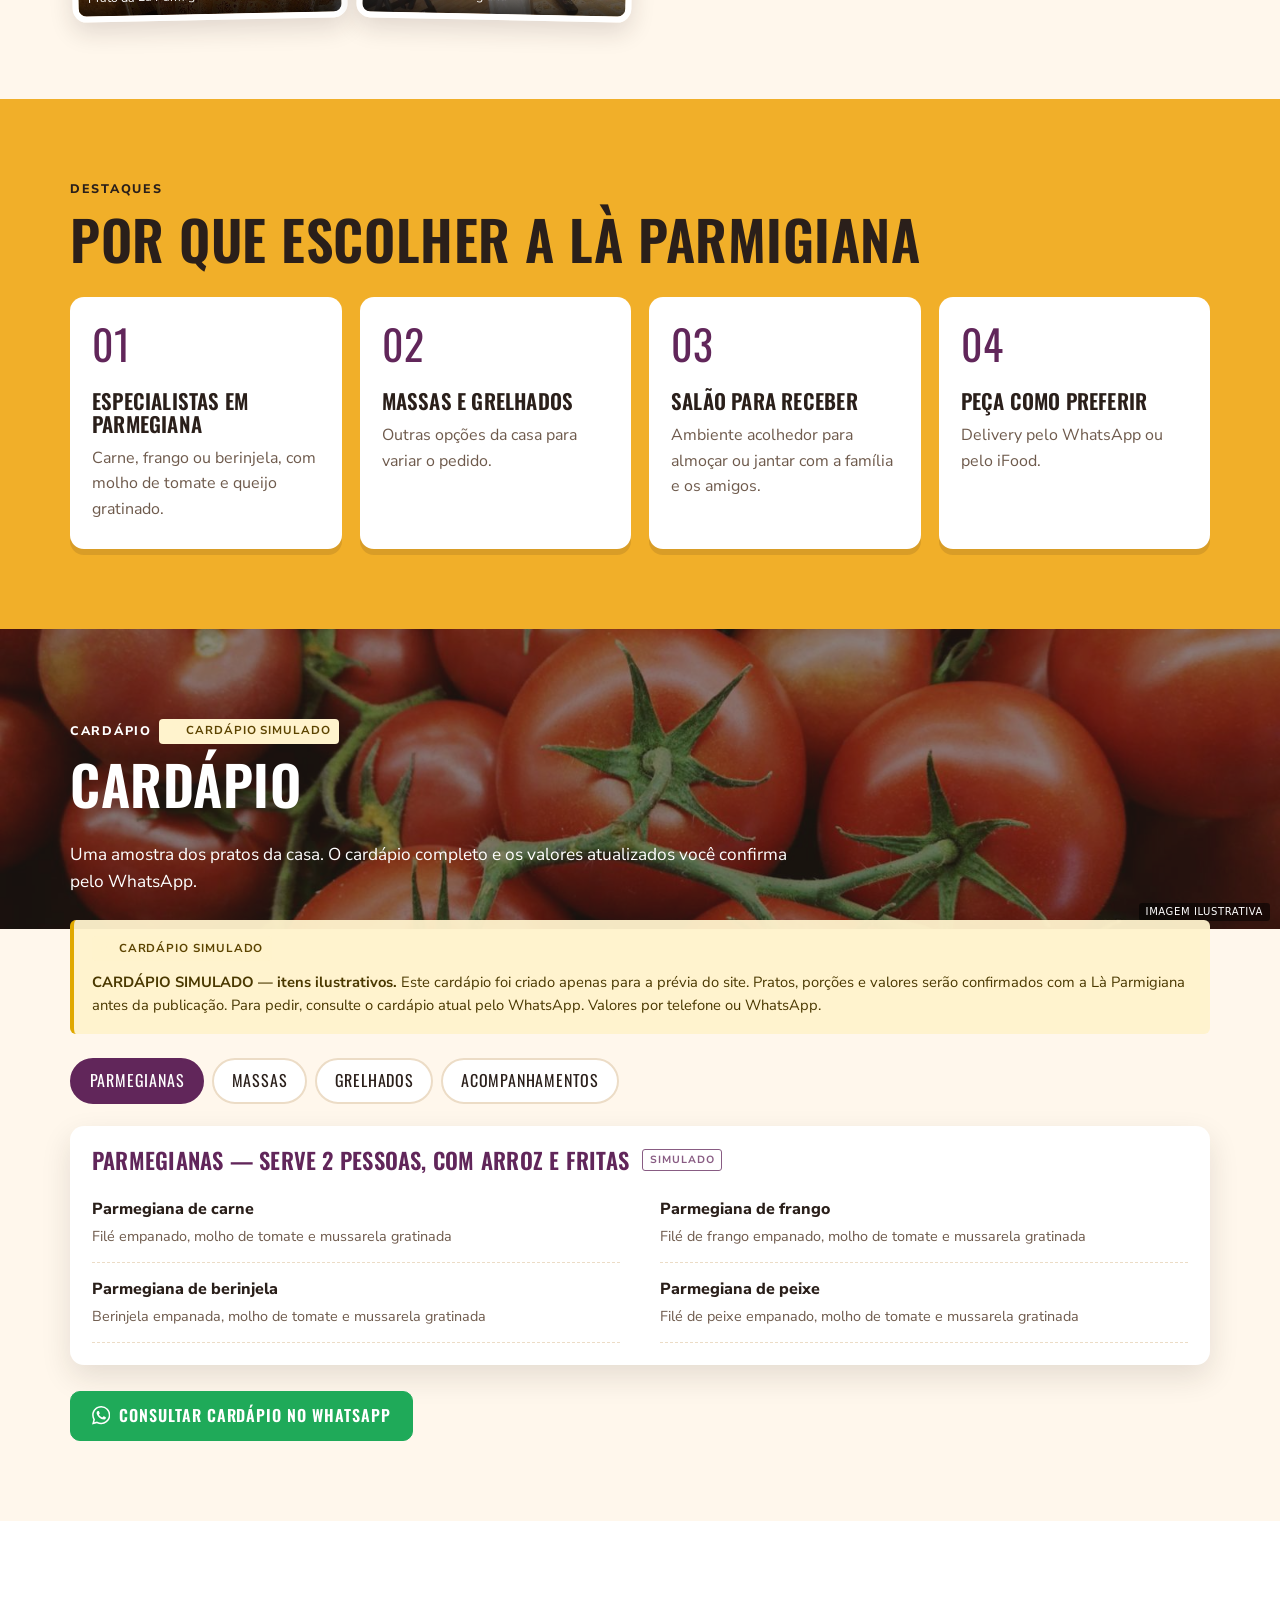
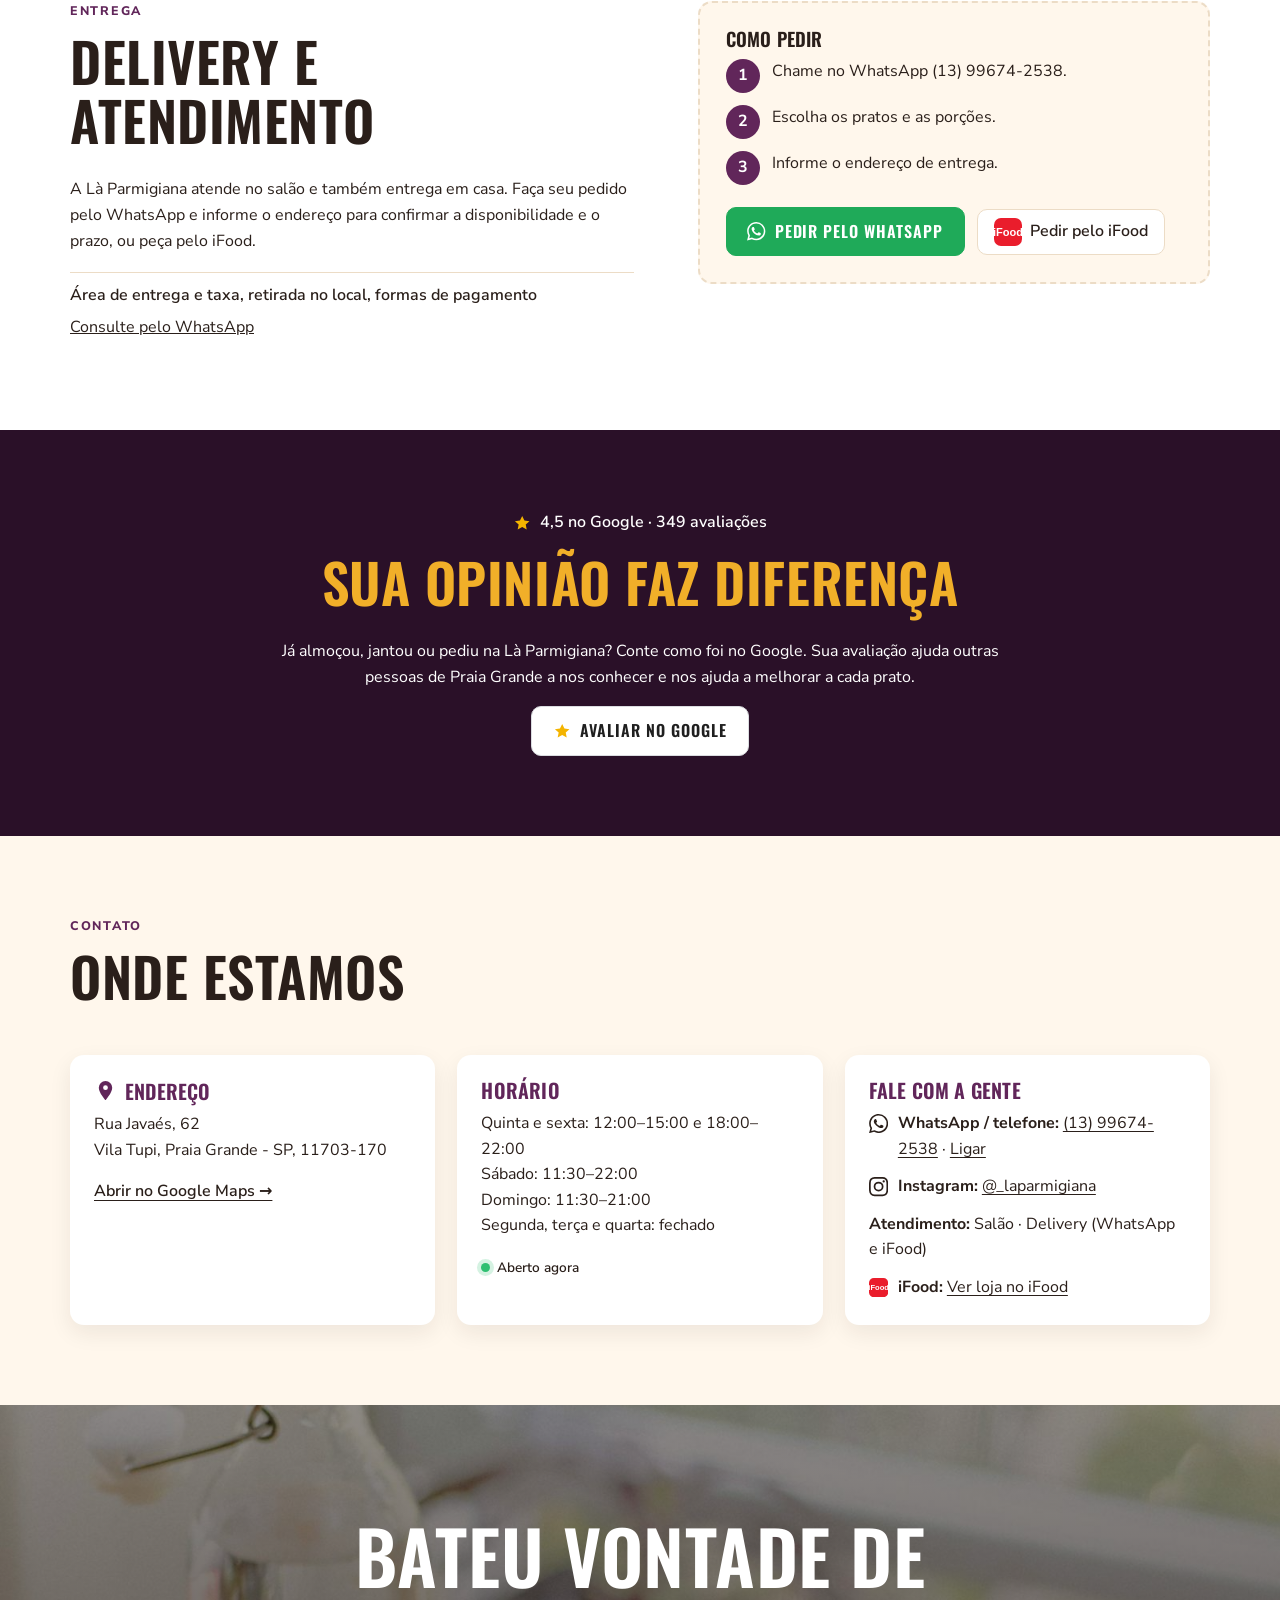
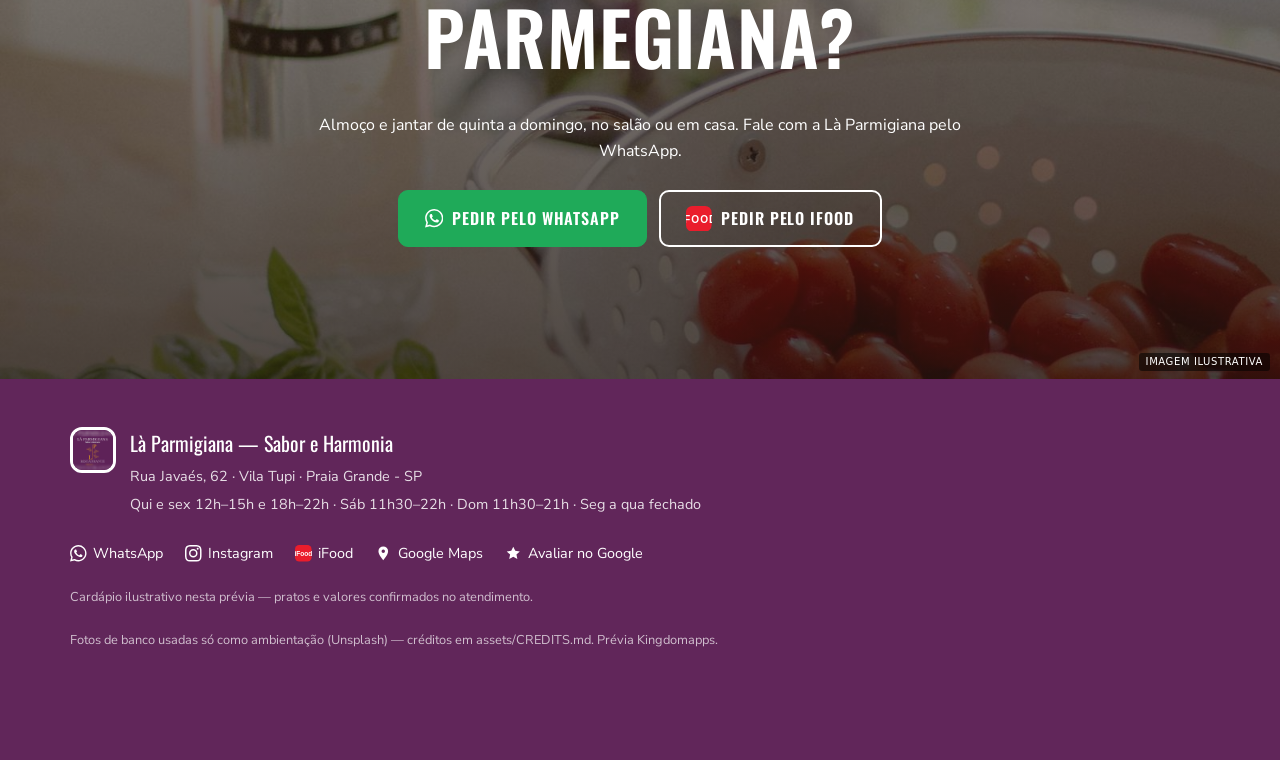
<file: v2/index.html>
<!DOCTYPE html>
<html lang="pt-BR">
<head>
<meta charset="UTF-8" />
<meta name="viewport" content="width=device-width, initial-scale=1" />
<meta name="robots" content="noindex, nofollow" />
<title>Là Parmigiana | Restaurante de parmegiana na Vila Tupi, Praia Grande</title>
<meta name="description" content="Parmegiana de carne, frango e berinjela, massas e grelhados na Vila Tupi, Praia Grande - SP. Almoço e jantar de quinta a domingo. Peça pelo WhatsApp ou pelo iFood." />
<meta name="theme-color" content="#2a1028" />
<link rel="preconnect" href="https://fonts.googleapis.com" />
<link rel="preconnect" href="https://fonts.gstatic.com" crossorigin />
<link rel="stylesheet" href="https://fonts.googleapis.com/css2?family=Oswald:wght@500;600;700&family=Nunito+Sans:wght@400;600;700&display=swap" />
<link rel="stylesheet" href="../assets/base.css" />
<link rel="stylesheet" href="../assets/skin-c.css" />
<style>:root{--brand:#61265a;--brand2:#f1af29;--brand-ink:#2a1028}</style>
</head>
<body class="skin-c" data-hours='{"0": [[11.5, 21]], "1": [], "2": [], "3": [], "4": [[12, 15], [18, 22]], "5": [[12, 15], [18, 22]], "6": [[11.5, 22]]}' data-hours-unknown='[]'>
<!-- Kingdomapps · base institucional única · skin C (Trattoria calorosa) · copy: copy.md -->
<a class="skip" href="#conteudo">Pular para o conteúdo</a>
<header class="site-header" id="header">
  <div class="wrap header-inner">
    <a class="brand" href="#topo" aria-label="Là Parmigiana — início"><img class="brand-logo" src="../assets/img/logo.jpg" width="400" height="400" alt="Logotipo Là Parmigiana — Sabor e Harmonia — Restaurante" /><span class="brand-word">Là Parmigiana</span></a>
    <nav class="site-nav" id="site-nav" aria-label="Principal">
      <ul><li><a href="#sobre">Sobre</a></li><li><a href="#cardapio">Cardápio</a></li><li><a href="#entrega">Entrega</a></li><li><a href="#contato">Contato</a></li><li class="nav-ifood"><a href="https://www.ifood.com.br/delivery/praia-grande-sp/pizzas-la-parmigiana-tupi/13f870c8-bf03-4b80-8f69-2a6ee571658e" target="_blank" rel="noopener"><svg viewBox="0 0 24 24" aria-hidden="true" focusable="false"><rect width="24" height="24" rx="6" fill="#ea1d2c"/><text x="12" y="15.6" text-anchor="middle" font-family="Arial,Helvetica,sans-serif" font-weight="700" font-size="9.5" fill="#fff">iFood</text></svg><span>iFood</span></a></li></ul>
    </nav>
    <a class="btn btn-wa btn-sm header-cta" href="https://wa.me/5513996742538?text=Ol%C3%A1%21%20Vim%20pelo%20site%20e%20gostaria%20de%20fazer%20um%20pedido." target="_blank" rel="noopener"><svg viewBox="0 0 24 24" aria-hidden="true" focusable="false"><path fill="currentColor" d="M17.47 14.38c-.3-.15-1.76-.87-2.03-.97-.27-.1-.47-.15-.67.15-.2.3-.77.97-.94 1.16-.17.2-.35.22-.64.07-.3-.15-1.26-.46-2.39-1.47-.88-.79-1.48-1.76-1.65-2.06-.17-.3-.02-.46.13-.6.13-.14.3-.35.45-.52.15-.17.2-.3.3-.5.1-.2.05-.37-.03-.52-.07-.15-.67-1.61-.92-2.2-.24-.58-.49-.5-.67-.51h-.57c-.2 0-.52.07-.8.37-.27.3-1.04 1.02-1.04 2.48s1.07 2.88 1.21 3.07c.15.2 2.1 3.2 5.08 4.49.71.31 1.26.49 1.7.63.71.22 1.36.19 1.87.12.57-.09 1.76-.72 2-1.41.25-.7.25-1.29.18-1.41-.08-.13-.27-.2-.57-.35zM12.05 21.78a9.87 9.87 0 0 1-5.03-1.38l-.36-.21-3.74.98 1-3.65-.24-.37a9.86 9.86 0 0 1-1.51-5.26c0-5.45 4.44-9.88 9.89-9.88 2.64 0 5.12 1.03 6.99 2.9a9.83 9.83 0 0 1 2.89 6.99c0 5.45-4.44 9.88-9.89 9.88zm8.41-18.3A11.82 11.82 0 0 0 12.05 0C5.5 0 .16 5.34.16 11.89c0 2.1.55 4.14 1.59 5.95L.06 24l6.3-1.65a11.88 11.88 0 0 0 5.69 1.45c6.55 0 11.89-5.34 11.89-11.89 0-3.18-1.24-6.17-3.48-8.41z"/></svg><span>Pedir pelo WhatsApp</span></a>
    <button class="nav-toggle" type="button" aria-expanded="false" aria-controls="site-nav"><span class="sr-only">Abrir menu</span><span class="bars" aria-hidden="true"></span></button>
  </div>
</header>
<main id="conteudo">
<section class="hero" id="topo" aria-labelledby="hero-title">
  <figure class="hero-media"><img src="../assets/img/fotos-foto-3.jpg" width="1200" height="675" alt="Prato da casa" fetchpriority="high" /></figure>
  <div class="wrap hero-inner">
    <div class="hero-copy">
      <p class="eyebrow">Restaurante · Vila Tupi · Praia Grande</p>
      <h1 id="hero-title">Parmegiana de verdade, no coração da Vila Tupi</h1>
      <p class="lead">Especialista em parmegiana, a Là Parmigiana serve pratos de carne, frango e berinjela, além de massas e grelhados. Venha almoçar ou jantar no salão, ou peça para receber em casa.</p>
      <p class="open-badge" data-open-badge hidden></p>
      <div class="hero-ctas">
        <a class="btn btn-wa btn-lg" href="https://wa.me/5513996742538?text=Ol%C3%A1%21%20Vim%20pelo%20site%20e%20gostaria%20de%20fazer%20um%20pedido." target="_blank" rel="noopener"><svg viewBox="0 0 24 24" aria-hidden="true" focusable="false"><path fill="currentColor" d="M17.47 14.38c-.3-.15-1.76-.87-2.03-.97-.27-.1-.47-.15-.67.15-.2.3-.77.97-.94 1.16-.17.2-.35.22-.64.07-.3-.15-1.26-.46-2.39-1.47-.88-.79-1.48-1.76-1.65-2.06-.17-.3-.02-.46.13-.6.13-.14.3-.35.45-.52.15-.17.2-.3.3-.5.1-.2.05-.37-.03-.52-.07-.15-.67-1.61-.92-2.2-.24-.58-.49-.5-.67-.51h-.57c-.2 0-.52.07-.8.37-.27.3-1.04 1.02-1.04 2.48s1.07 2.88 1.21 3.07c.15.2 2.1 3.2 5.08 4.49.71.31 1.26.49 1.7.63.71.22 1.36.19 1.87.12.57-.09 1.76-.72 2-1.41.25-.7.25-1.29.18-1.41-.08-.13-.27-.2-.57-.35zM12.05 21.78a9.87 9.87 0 0 1-5.03-1.38l-.36-.21-3.74.98 1-3.65-.24-.37a9.86 9.86 0 0 1-1.51-5.26c0-5.45 4.44-9.88 9.89-9.88 2.64 0 5.12 1.03 6.99 2.9a9.83 9.83 0 0 1 2.89 6.99c0 5.45-4.44 9.88-9.89 9.88zm8.41-18.3A11.82 11.82 0 0 0 12.05 0C5.5 0 .16 5.34.16 11.89c0 2.1.55 4.14 1.59 5.95L.06 24l6.3-1.65a11.88 11.88 0 0 0 5.69 1.45c6.55 0 11.89-5.34 11.89-11.89 0-3.18-1.24-6.17-3.48-8.41z"/></svg><span>Pedir pelo WhatsApp</span></a>
        <a class="btn btn-ghost btn-lg" href="#cardapio">Ver cardápio</a>
      </div>
      <ul class="chips"><li>Sabor e Harmonia</li><li>Qui a dom · almoço e jantar</li><li>Rua Javaés, 62 · Vila Tupi</li></ul>
    </div>
  </div>
</section>
<section class="sec sobre" id="sobre" aria-labelledby="sobre-title">
  <div class="wrap sobre-grid">
    <div class="sobre-copy">
      <p class="kicker">Sobre</p>
      <h2 id="sobre-title">Sobre a Là Parmigiana</h2>
      <p>A Là Parmigiana é um restaurante da Vila Tupi, em Praia Grande, que fez da parmegiana o seu prato principal. Carne, frango ou berinjela, empanados, cobertos com molho de tomate e queijo gratinado, servidos com acompanhamentos para dividir à mesa. O cardápio também traz massas e grelhados, para quem quer variar sem abrir mão de uma refeição caprichada. O nosso lema é &quot;Sabor e Harmonia&quot;: comida bem feita, servida com cuidado, em um salão confortável para reunir a família e os amigos.</p>
      <p class="apoio">Parmegianas, massas e grelhados para comer no salão ou receber em casa.</p>
    </div>
    <div class="gallery" aria-label="Fotos de Là Parmigiana"><figure class="g-item g-1"><img src="../assets/img/fotos-foto-4.jpg" width="900" height="1200" alt="Parmegiana gratinada com queijo e ervas" loading="lazy" decoding="async" /><figcaption>Parmegiana gratinada com queijo e ervas</figcaption></figure><figure class="g-item g-2"><img src="../assets/img/fotos-foto-1.jpg" width="1200" height="675" alt="Salão da Là Parmigiana com mesas postas" loading="lazy" decoding="async" /><figcaption>Salão da Là Parmigiana com mesas postas</figcaption></figure><figure class="g-item g-3"><img src="../assets/img/fotos-foto-2.jpg" width="901" height="1200" alt="Prato da Là Parmigiana" loading="lazy" decoding="async" /><figcaption>Prato da Là Parmigiana</figcaption></figure><figure class="g-item g-4"><img src="../assets/img/fotos-foto-5.jpg" width="1200" height="675" alt="Salão da Là Parmigiana" loading="lazy" decoding="async" /><figcaption>Salão da Là Parmigiana</figcaption></figure></div>
  </div>
</section>
<section class="sec destaques" id="destaques" aria-labelledby="dest-title">
  <div class="wrap">
    <p class="kicker">Destaques</p>
    <h2 id="dest-title">Por que escolher a Là Parmigiana</h2>
    <ul class="feats"><li class="feat"><span class="feat-n" aria-hidden="true">01</span><h3>Especialistas em parmegiana</h3><p>Carne, frango ou berinjela, com molho de tomate e queijo gratinado.</p></li><li class="feat"><span class="feat-n" aria-hidden="true">02</span><h3>Massas e grelhados</h3><p>Outras opções da casa para variar o pedido.</p></li><li class="feat"><span class="feat-n" aria-hidden="true">03</span><h3>Salão para receber</h3><p>Ambiente acolhedor para almoçar ou jantar com a família e os amigos.</p></li><li class="feat"><span class="feat-n" aria-hidden="true">04</span><h3>Peça como preferir</h3><p>Delivery pelo WhatsApp ou pelo iFood.</p></li></ul>
  </div>
</section>
<section class="sec cardapio" id="cardapio" aria-labelledby="menu-title">
  <div class="amb amb-menu" style="--amb:url('../assets/img/ambiente-tomatoes-wood.jpg')" aria-hidden="true"><span class="amb-tag">Imagem ilustrativa</span></div>
  <div class="wrap">
    <div class="menu-head">
      <p class="kicker">Cardápio <span class="sim-badge">Cardápio simulado</span></p>
      <h2 id="menu-title">Cardápio</h2>
      <p class="lead">Uma amostra dos pratos da casa. O cardápio completo e os valores atualizados você confirma pelo WhatsApp.</p>
    </div>
    <div class="sim-notice" role="note"><span class="sim-badge">Cardápio simulado</span><p><strong>CARDÁPIO SIMULADO — itens ilustrativos.</strong> Este cardápio foi criado apenas para a prévia do site. Pratos, porções e valores serão confirmados com a Là Parmigiana antes da publicação. Para pedir, consulte o cardápio atual pelo WhatsApp. Valores por telefone ou WhatsApp.</p></div>
    <div class="menu-tabs" role="tablist" aria-label="Categorias do cardápio"><button type="button" role="tab" id="tab-0" aria-controls="menu-0" aria-selected="true">Parmegianas</button><button type="button" role="tab" id="tab-1" aria-controls="menu-1" aria-selected="false" tabindex="-1">Massas</button><button type="button" role="tab" id="tab-2" aria-controls="menu-2" aria-selected="false" tabindex="-1">Grelhados</button><button type="button" role="tab" id="tab-3" aria-controls="menu-3" aria-selected="false" tabindex="-1">Acompanhamentos</button></div>
    <div class="menu-panel" role="tabpanel" id="menu-0" aria-labelledby="tab-0" tabindex="0"><h3 class="menu-cat">Parmegianas — serve 2 pessoas, com arroz e fritas <span class="sim-tag">Simulado</span></h3><ul class="menu-list"><li class="mi"><span class="mi-name">Parmegiana de carne</span><span class="mi-desc">Filé empanado, molho de tomate e mussarela gratinada</span></li><li class="mi"><span class="mi-name">Parmegiana de frango</span><span class="mi-desc">Filé de frango empanado, molho de tomate e mussarela gratinada</span></li><li class="mi"><span class="mi-name">Parmegiana de berinjela</span><span class="mi-desc">Berinjela empanada, molho de tomate e mussarela gratinada</span></li><li class="mi"><span class="mi-name">Parmegiana de peixe</span><span class="mi-desc">Filé de peixe empanado, molho de tomate e mussarela gratinada</span></li></ul></div><div class="menu-panel" role="tabpanel" id="menu-1" aria-labelledby="tab-1" tabindex="0" hidden><h3 class="menu-cat">Massas <span class="sim-tag">Simulado</span></h3><ul class="menu-list"><li class="mi"><span class="mi-name">Espaguete ao sugo</span><span class="mi-desc">Molho de tomate artesanal e manjericão</span></li><li class="mi"><span class="mi-name">Fettuccine à bolonhesa</span><span class="mi-desc">Molho de carne moída e tomate</span></li><li class="mi"><span class="mi-name">Talharim ao molho branco</span><span class="mi-desc">Molho branco cremoso e parmesão</span></li></ul></div><div class="menu-panel" role="tabpanel" id="menu-2" aria-labelledby="tab-2" tabindex="0" hidden><h3 class="menu-cat">Grelhados — com arroz e fritas <span class="sim-tag">Simulado</span></h3><ul class="menu-list"><li class="mi"><span class="mi-name">Filé de frango grelhado</span><span class="mi-desc">Filé de frango temperado na chapa</span></li><li class="mi"><span class="mi-name">Bife grelhado</span><span class="mi-desc">Corte bovino grelhado, acebolado opcional</span></li><li class="mi"><span class="mi-name">Salmão grelhado</span><span class="mi-desc">Posta de salmão grelhada com salada</span></li></ul></div><div class="menu-panel" role="tabpanel" id="menu-3" aria-labelledby="tab-3" tabindex="0" hidden><h3 class="menu-cat">Acompanhamentos <span class="sim-tag">Simulado</span></h3><ul class="menu-list"><li class="mi"><span class="mi-name">Arroz branco</span></li><li class="mi"><span class="mi-name">Batata frita</span></li><li class="mi"><span class="mi-name">Salada verde</span></li></ul></div>
    <div class="menu-cta"><a class="btn btn-wa" href="https://wa.me/5513996742538?text=Ol%C3%A1%21%20Vim%20pelo%20site%20e%20gostaria%20de%20fazer%20um%20pedido." target="_blank" rel="noopener"><svg viewBox="0 0 24 24" aria-hidden="true" focusable="false"><path fill="currentColor" d="M17.47 14.38c-.3-.15-1.76-.87-2.03-.97-.27-.1-.47-.15-.67.15-.2.3-.77.97-.94 1.16-.17.2-.35.22-.64.07-.3-.15-1.26-.46-2.39-1.47-.88-.79-1.48-1.76-1.65-2.06-.17-.3-.02-.46.13-.6.13-.14.3-.35.45-.52.15-.17.2-.3.3-.5.1-.2.05-.37-.03-.52-.07-.15-.67-1.61-.92-2.2-.24-.58-.49-.5-.67-.51h-.57c-.2 0-.52.07-.8.37-.27.3-1.04 1.02-1.04 2.48s1.07 2.88 1.21 3.07c.15.2 2.1 3.2 5.08 4.49.71.31 1.26.49 1.7.63.71.22 1.36.19 1.87.12.57-.09 1.76-.72 2-1.41.25-.7.25-1.29.18-1.41-.08-.13-.27-.2-.57-.35zM12.05 21.78a9.87 9.87 0 0 1-5.03-1.38l-.36-.21-3.74.98 1-3.65-.24-.37a9.86 9.86 0 0 1-1.51-5.26c0-5.45 4.44-9.88 9.89-9.88 2.64 0 5.12 1.03 6.99 2.9a9.83 9.83 0 0 1 2.89 6.99c0 5.45-4.44 9.88-9.89 9.88zm8.41-18.3A11.82 11.82 0 0 0 12.05 0C5.5 0 .16 5.34.16 11.89c0 2.1.55 4.14 1.59 5.95L.06 24l6.3-1.65a11.88 11.88 0 0 0 5.69 1.45c6.55 0 11.89-5.34 11.89-11.89 0-3.18-1.24-6.17-3.48-8.41z"/></svg><span>Consultar cardápio no WhatsApp</span></a></div>
  </div>
</section>
<section class="sec entrega" id="entrega" aria-labelledby="ent-title">
  <div class="wrap entrega-grid">
    <div>
      <p class="kicker">Entrega</p>
      <h2 id="ent-title">Delivery e atendimento</h2>
      <p>A Là Parmigiana atende no salão e também entrega em casa. Faça seu pedido pelo WhatsApp e informe o endereço para confirmar a disponibilidade e o prazo, ou peça pelo iFood.</p>
      <dl class="kv"><div><dt>Área de entrega e taxa, retirada no local, formas de pagamento</dt><dd><a href="https://wa.me/5513996742538?text=Ol%C3%A1%21%20Vim%20pelo%20site%20e%20gostaria%20de%20fazer%20um%20pedido." target="_blank" rel="noopener">Consulte pelo WhatsApp</a></dd></div></dl>
    </div>
    <div class="steps-box">
      <h3>Como pedir</h3><ol class="steps"><li>Chame no WhatsApp (13) 99674-2538.</li><li>Escolha os pratos e as porções.</li><li>Informe o endereço de entrega.</li></ol>
      <div class="order-links"><a class="btn btn-wa" href="https://wa.me/5513996742538?text=Ol%C3%A1%21%20Vim%20pelo%20site%20e%20gostaria%20de%20fazer%20um%20pedido." target="_blank" rel="noopener"><svg viewBox="0 0 24 24" aria-hidden="true" focusable="false"><path fill="currentColor" d="M17.47 14.38c-.3-.15-1.76-.87-2.03-.97-.27-.1-.47-.15-.67.15-.2.3-.77.97-.94 1.16-.17.2-.35.22-.64.07-.3-.15-1.26-.46-2.39-1.47-.88-.79-1.48-1.76-1.65-2.06-.17-.3-.02-.46.13-.6.13-.14.3-.35.45-.52.15-.17.2-.3.3-.5.1-.2.05-.37-.03-.52-.07-.15-.67-1.61-.92-2.2-.24-.58-.49-.5-.67-.51h-.57c-.2 0-.52.07-.8.37-.27.3-1.04 1.02-1.04 2.48s1.07 2.88 1.21 3.07c.15.2 2.1 3.2 5.08 4.49.71.31 1.26.49 1.7.63.71.22 1.36.19 1.87.12.57-.09 1.76-.72 2-1.41.25-.7.25-1.29.18-1.41-.08-.13-.27-.2-.57-.35zM12.05 21.78a9.87 9.87 0 0 1-5.03-1.38l-.36-.21-3.74.98 1-3.65-.24-.37a9.86 9.86 0 0 1-1.51-5.26c0-5.45 4.44-9.88 9.89-9.88 2.64 0 5.12 1.03 6.99 2.9a9.83 9.83 0 0 1 2.89 6.99c0 5.45-4.44 9.88-9.89 9.88zm8.41-18.3A11.82 11.82 0 0 0 12.05 0C5.5 0 .16 5.34.16 11.89c0 2.1.55 4.14 1.59 5.95L.06 24l6.3-1.65a11.88 11.88 0 0 0 5.69 1.45c6.55 0 11.89-5.34 11.89-11.89 0-3.18-1.24-6.17-3.48-8.41z"/></svg><span>Pedir pelo WhatsApp</span></a><a class="app-link app-ifood" href="https://www.ifood.com.br/delivery/praia-grande-sp/pizzas-la-parmigiana-tupi/13f870c8-bf03-4b80-8f69-2a6ee571658e" target="_blank" rel="noopener"><svg viewBox="0 0 24 24" aria-hidden="true" focusable="false"><rect width="24" height="24" rx="6" fill="#ea1d2c"/><text x="12" y="15.6" text-anchor="middle" font-family="Arial,Helvetica,sans-serif" font-weight="700" font-size="9.5" fill="#fff">iFood</text></svg><span>Pedir pelo iFood</span></a></div>
    </div>
  </div>
</section>
<section class="sec avaliar review-band" id="avaliar" aria-labelledby="av-title">
  <div class="wrap avaliar-inner">
    <p class="selo"><svg viewBox="0 0 24 24" aria-hidden="true" focusable="false"><path fill="currentColor" d="M12 2.5l2.9 6 6.6.8-4.9 4.5 1.3 6.5L12 17.1l-5.9 3.2 1.3-6.5L2.5 9.3l6.6-.8z"/></svg><span>4,5 no Google · 349 avaliações</span></p>
    <h2 id="av-title">Sua opinião faz diferença</h2>
    <p>Já almoçou, jantou ou pediu na Là Parmigiana? Conte como foi no Google. Sua avaliação ajuda outras pessoas de Praia Grande a nos conhecer e nos ajuda a melhorar a cada prato.</p>
    <a class="btn btn-review" href="https://search.google.com/local/writereview?placeid=ChIJm2C9VnYfzpQR0P9cVbOLByU" target="_blank" rel="noopener"><svg viewBox="0 0 24 24" aria-hidden="true" focusable="false"><path fill="currentColor" d="M12 2.5l2.9 6 6.6.8-4.9 4.5 1.3 6.5L12 17.1l-5.9 3.2 1.3-6.5L2.5 9.3l6.6-.8z"/></svg><span>Avaliar no Google</span></a>
  </div>
</section>
<section class="sec contato" id="contato" aria-labelledby="ct-title">
  <div class="wrap contato-grid">
    <div class="ct-head">
      <p class="kicker">Contato</p>
      <h2 id="ct-title">Onde estamos</h2>
      
    </div>
    <div class="ct-card">
      <h3><svg viewBox="0 0 24 24" aria-hidden="true" focusable="false"><path fill="currentColor" d="M12 2a7 7 0 0 0-7 7c0 5.25 7 13 7 13s7-7.75 7-13a7 7 0 0 0-7-7zm0 9.5a2.5 2.5 0 1 1 0-5 2.5 2.5 0 0 1 0 5z"/></svg><span>Endereço</span></h3>
      <p>Rua Javaés, 62<br />Vila Tupi, Praia Grande - SP, 11703-170</p>
      <a class="text-link" href="https://www.google.com/maps/place/L%C3%A0+parmigiana/@-24.0190742,-46.4545942,17z/data=!4m7!3m6!1s0x94ce1f7656bd609b:0x25078bb3555cffd0!8m2!3d-24.0190742!4d-46.4545942!10e1!16s%2Fg%2F11pzk0gtj1?hl=pt-BR" target="_blank" rel="noopener">Abrir no Google Maps →</a>
    </div>
    <div class="ct-card">
      <h3>Horário</h3>
      <p>Quinta e sexta: 12:00–15:00 e 18:00–22:00<br />Sábado: 11:30–22:00<br />Domingo: 11:30–21:00<br />Segunda, terça e quarta: fechado</p>
      <p class="open-badge" data-open-badge hidden></p>
    </div>
    <div class="ct-card">
      <h3>Fale com a gente</h3>
      <ul class="ct-list"><li><svg viewBox="0 0 24 24" aria-hidden="true" focusable="false"><path fill="currentColor" d="M17.47 14.38c-.3-.15-1.76-.87-2.03-.97-.27-.1-.47-.15-.67.15-.2.3-.77.97-.94 1.16-.17.2-.35.22-.64.07-.3-.15-1.26-.46-2.39-1.47-.88-.79-1.48-1.76-1.65-2.06-.17-.3-.02-.46.13-.6.13-.14.3-.35.45-.52.15-.17.2-.3.3-.5.1-.2.05-.37-.03-.52-.07-.15-.67-1.61-.92-2.2-.24-.58-.49-.5-.67-.51h-.57c-.2 0-.52.07-.8.37-.27.3-1.04 1.02-1.04 2.48s1.07 2.88 1.21 3.07c.15.2 2.1 3.2 5.08 4.49.71.31 1.26.49 1.7.63.71.22 1.36.19 1.87.12.57-.09 1.76-.72 2-1.41.25-.7.25-1.29.18-1.41-.08-.13-.27-.2-.57-.35zM12.05 21.78a9.87 9.87 0 0 1-5.03-1.38l-.36-.21-3.74.98 1-3.65-.24-.37a9.86 9.86 0 0 1-1.51-5.26c0-5.45 4.44-9.88 9.89-9.88 2.64 0 5.12 1.03 6.99 2.9a9.83 9.83 0 0 1 2.89 6.99c0 5.45-4.44 9.88-9.89 9.88zm8.41-18.3A11.82 11.82 0 0 0 12.05 0C5.5 0 .16 5.34.16 11.89c0 2.1.55 4.14 1.59 5.95L.06 24l6.3-1.65a11.88 11.88 0 0 0 5.69 1.45c6.55 0 11.89-5.34 11.89-11.89 0-3.18-1.24-6.17-3.48-8.41z"/></svg><span><strong>WhatsApp / telefone:</strong> <a href="https://wa.me/5513996742538?text=Ol%C3%A1%21%20Vim%20pelo%20site%20e%20gostaria%20de%20fazer%20um%20pedido." target="_blank" rel="noopener">(13) 99674-2538</a> · <a href="tel:+5513996742538">Ligar</a></span></li><li><svg viewBox="0 0 24 24" aria-hidden="true" focusable="false"><path fill="currentColor" d="M12 2.2c3.2 0 3.58.01 4.85.07 3.25.15 4.77 1.69 4.92 4.92.06 1.27.07 1.65.07 4.85s-.01 3.58-.07 4.85c-.15 3.23-1.66 4.77-4.92 4.92-1.27.06-1.65.07-4.85.07s-3.58-.01-4.85-.07c-3.26-.15-4.77-1.7-4.92-4.92C2.17 15.58 2.16 15.2 2.16 12s.01-3.58.07-4.85C2.38 3.92 3.9 2.38 7.15 2.23 8.42 2.17 8.8 2.16 12 2.16zM12 0C8.74 0 8.33.01 7.05.07 2.7.27.27 2.69.07 7.05.01 8.33 0 8.74 0 12s.01 3.67.07 4.95c.2 4.36 2.62 6.78 6.98 6.98C8.33 23.99 8.74 24 12 24s3.67-.01 4.95-.07c4.35-.2 6.78-2.62 6.98-6.98.06-1.28.07-1.69.07-4.95s-.01-3.67-.07-4.95c-.2-4.35-2.62-6.78-6.98-6.98C15.67.01 15.26 0 12 0zm0 5.84a6.16 6.16 0 1 0 0 12.32 6.16 6.16 0 0 0 0-12.32zM12 16a4 4 0 1 1 0-8 4 4 0 0 1 0 8zm6.4-11.85a1.44 1.44 0 1 0 0 2.88 1.44 1.44 0 0 0 0-2.88z"/></svg><span><strong>Instagram:</strong> <a href="https://instagram.com/_laparmigiana" target="_blank" rel="noopener">@_laparmigiana</a></span></li><li class="atend"><span><strong>Atendimento:</strong> Salão · Delivery (WhatsApp e iFood)</span></li><li><svg viewBox="0 0 24 24" aria-hidden="true" focusable="false"><rect width="24" height="24" rx="6" fill="#ea1d2c"/><text x="12" y="15.6" text-anchor="middle" font-family="Arial,Helvetica,sans-serif" font-weight="700" font-size="9.5" fill="#fff">iFood</text></svg><span><strong>iFood:</strong> <a href="https://www.ifood.com.br/delivery/praia-grande-sp/pizzas-la-parmigiana-tupi/13f870c8-bf03-4b80-8f69-2a6ee571658e" target="_blank" rel="noopener">Ver loja no iFood</a></span></li></ul>
    </div>
  </div>
</section>
<section class="sec cta-final cta-band" id="cta-final" aria-labelledby="cta-title">
  <div class="amb amb-cta" style="--amb:url('../assets/img/ambiente-tomatoes-strainer.jpg')" aria-hidden="true"><span class="amb-tag">Imagem ilustrativa</span></div>
  <div class="wrap cta-inner">
    <h2 id="cta-title">Bateu vontade de parmegiana?</h2>
    <p>Almoço e jantar de quinta a domingo, no salão ou em casa. Fale com a Là Parmigiana pelo WhatsApp.</p>
    <div class="hero-ctas"><a class="btn btn-wa btn-lg" href="https://wa.me/5513996742538?text=Ol%C3%A1%21%20Vim%20pelo%20site%20e%20gostaria%20de%20fazer%20um%20pedido." target="_blank" rel="noopener"><svg viewBox="0 0 24 24" aria-hidden="true" focusable="false"><path fill="currentColor" d="M17.47 14.38c-.3-.15-1.76-.87-2.03-.97-.27-.1-.47-.15-.67.15-.2.3-.77.97-.94 1.16-.17.2-.35.22-.64.07-.3-.15-1.26-.46-2.39-1.47-.88-.79-1.48-1.76-1.65-2.06-.17-.3-.02-.46.13-.6.13-.14.3-.35.45-.52.15-.17.2-.3.3-.5.1-.2.05-.37-.03-.52-.07-.15-.67-1.61-.92-2.2-.24-.58-.49-.5-.67-.51h-.57c-.2 0-.52.07-.8.37-.27.3-1.04 1.02-1.04 2.48s1.07 2.88 1.21 3.07c.15.2 2.1 3.2 5.08 4.49.71.31 1.26.49 1.7.63.71.22 1.36.19 1.87.12.57-.09 1.76-.72 2-1.41.25-.7.25-1.29.18-1.41-.08-.13-.27-.2-.57-.35zM12.05 21.78a9.87 9.87 0 0 1-5.03-1.38l-.36-.21-3.74.98 1-3.65-.24-.37a9.86 9.86 0 0 1-1.51-5.26c0-5.45 4.44-9.88 9.89-9.88 2.64 0 5.12 1.03 6.99 2.9a9.83 9.83 0 0 1 2.89 6.99c0 5.45-4.44 9.88-9.89 9.88zm8.41-18.3A11.82 11.82 0 0 0 12.05 0C5.5 0 .16 5.34.16 11.89c0 2.1.55 4.14 1.59 5.95L.06 24l6.3-1.65a11.88 11.88 0 0 0 5.69 1.45c6.55 0 11.89-5.34 11.89-11.89 0-3.18-1.24-6.17-3.48-8.41z"/></svg><span>Pedir pelo WhatsApp</span></a><a class="btn btn-ghost btn-lg btn-ifood" href="https://www.ifood.com.br/delivery/praia-grande-sp/pizzas-la-parmigiana-tupi/13f870c8-bf03-4b80-8f69-2a6ee571658e" target="_blank" rel="noopener"><svg viewBox="0 0 24 24" aria-hidden="true" focusable="false"><rect width="24" height="24" rx="6" fill="#ea1d2c"/><text x="12" y="15.6" text-anchor="middle" font-family="Arial,Helvetica,sans-serif" font-weight="700" font-size="9.5" fill="#fff">iFood</text></svg><span>Pedir pelo iFood</span></a></div>
  </div>
</section>
</main>
<footer class="site-footer">
  <div class="wrap footer-inner">
    <div class="f-brand"><img class="brand-logo" src="../assets/img/logo.jpg" width="400" height="400" alt="Logotipo Là Parmigiana — Sabor e Harmonia — Restaurante" /><div><p class="f-name">Là Parmigiana — Sabor e Harmonia</p><p>Rua Javaés, 62 · Vila Tupi · Praia Grande - SP</p><p>Qui e sex 12h–15h e 18h–22h · Sáb 11h30–22h · Dom 11h30–21h · Seg a qua fechado</p></div></div>
    <nav class="f-links" aria-label="Links"><a href="https://wa.me/5513996742538?text=Ol%C3%A1%21%20Vim%20pelo%20site%20e%20gostaria%20de%20fazer%20um%20pedido." target="_blank" rel="noopener"><svg viewBox="0 0 24 24" aria-hidden="true" focusable="false"><path fill="currentColor" d="M17.47 14.38c-.3-.15-1.76-.87-2.03-.97-.27-.1-.47-.15-.67.15-.2.3-.77.97-.94 1.16-.17.2-.35.22-.64.07-.3-.15-1.26-.46-2.39-1.47-.88-.79-1.48-1.76-1.65-2.06-.17-.3-.02-.46.13-.6.13-.14.3-.35.45-.52.15-.17.2-.3.3-.5.1-.2.05-.37-.03-.52-.07-.15-.67-1.61-.92-2.2-.24-.58-.49-.5-.67-.51h-.57c-.2 0-.52.07-.8.37-.27.3-1.04 1.02-1.04 2.48s1.07 2.88 1.21 3.07c.15.2 2.1 3.2 5.08 4.49.71.31 1.26.49 1.7.63.71.22 1.36.19 1.87.12.57-.09 1.76-.72 2-1.41.25-.7.25-1.29.18-1.41-.08-.13-.27-.2-.57-.35zM12.05 21.78a9.87 9.87 0 0 1-5.03-1.38l-.36-.21-3.74.98 1-3.65-.24-.37a9.86 9.86 0 0 1-1.51-5.26c0-5.45 4.44-9.88 9.89-9.88 2.64 0 5.12 1.03 6.99 2.9a9.83 9.83 0 0 1 2.89 6.99c0 5.45-4.44 9.88-9.89 9.88zm8.41-18.3A11.82 11.82 0 0 0 12.05 0C5.5 0 .16 5.34.16 11.89c0 2.1.55 4.14 1.59 5.95L.06 24l6.3-1.65a11.88 11.88 0 0 0 5.69 1.45c6.55 0 11.89-5.34 11.89-11.89 0-3.18-1.24-6.17-3.48-8.41z"/></svg><span>WhatsApp</span></a><a href="https://instagram.com/_laparmigiana" target="_blank" rel="noopener"><svg viewBox="0 0 24 24" aria-hidden="true" focusable="false"><path fill="currentColor" d="M12 2.2c3.2 0 3.58.01 4.85.07 3.25.15 4.77 1.69 4.92 4.92.06 1.27.07 1.65.07 4.85s-.01 3.58-.07 4.85c-.15 3.23-1.66 4.77-4.92 4.92-1.27.06-1.65.07-4.85.07s-3.58-.01-4.85-.07c-3.26-.15-4.77-1.7-4.92-4.92C2.17 15.58 2.16 15.2 2.16 12s.01-3.58.07-4.85C2.38 3.92 3.9 2.38 7.15 2.23 8.42 2.17 8.8 2.16 12 2.16zM12 0C8.74 0 8.33.01 7.05.07 2.7.27.27 2.69.07 7.05.01 8.33 0 8.74 0 12s.01 3.67.07 4.95c.2 4.36 2.62 6.78 6.98 6.98C8.33 23.99 8.74 24 12 24s3.67-.01 4.95-.07c4.35-.2 6.78-2.62 6.98-6.98.06-1.28.07-1.69.07-4.95s-.01-3.67-.07-4.95c-.2-4.35-2.62-6.78-6.98-6.98C15.67.01 15.26 0 12 0zm0 5.84a6.16 6.16 0 1 0 0 12.32 6.16 6.16 0 0 0 0-12.32zM12 16a4 4 0 1 1 0-8 4 4 0 0 1 0 8zm6.4-11.85a1.44 1.44 0 1 0 0 2.88 1.44 1.44 0 0 0 0-2.88z"/></svg><span>Instagram</span></a><a href="https://www.ifood.com.br/delivery/praia-grande-sp/pizzas-la-parmigiana-tupi/13f870c8-bf03-4b80-8f69-2a6ee571658e" target="_blank" rel="noopener"><svg viewBox="0 0 24 24" aria-hidden="true" focusable="false"><rect width="24" height="24" rx="6" fill="#ea1d2c"/><text x="12" y="15.6" text-anchor="middle" font-family="Arial,Helvetica,sans-serif" font-weight="700" font-size="9.5" fill="#fff">iFood</text></svg><span>iFood</span></a><a href="https://www.google.com/maps/place/L%C3%A0+parmigiana/@-24.0190742,-46.4545942,17z/data=!4m7!3m6!1s0x94ce1f7656bd609b:0x25078bb3555cffd0!8m2!3d-24.0190742!4d-46.4545942!10e1!16s%2Fg%2F11pzk0gtj1?hl=pt-BR" target="_blank" rel="noopener"><svg viewBox="0 0 24 24" aria-hidden="true" focusable="false"><path fill="currentColor" d="M12 2a7 7 0 0 0-7 7c0 5.25 7 13 7 13s7-7.75 7-13a7 7 0 0 0-7-7zm0 9.5a2.5 2.5 0 1 1 0-5 2.5 2.5 0 0 1 0 5z"/></svg><span>Google Maps</span></a><a href="https://search.google.com/local/writereview?placeid=ChIJm2C9VnYfzpQR0P9cVbOLByU" target="_blank" rel="noopener"><svg viewBox="0 0 24 24" aria-hidden="true" focusable="false"><path fill="currentColor" d="M12 2.5l2.9 6 6.6.8-4.9 4.5 1.3 6.5L12 17.1l-5.9 3.2 1.3-6.5L2.5 9.3l6.6-.8z"/></svg><span>Avaliar no Google</span></a></nav>
    <p class="f-note">Cardápio ilustrativo nesta prévia — pratos e valores confirmados no atendimento.</p>
    <p class="f-credit">Fotos de banco usadas só como ambientação (Unsplash) — créditos em assets/CREDITS.md. Prévia Kingdomapps.</p>
  </div>
</footer>
<a class="wa-float" href="https://wa.me/5513996742538?text=Ol%C3%A1%21%20Vim%20pelo%20site%20e%20gostaria%20de%20fazer%20um%20pedido." target="_blank" rel="noopener" aria-label="Fazer pedido pelo WhatsApp da Là Parmigiana"><svg viewBox="0 0 24 24" aria-hidden="true" focusable="false"><path fill="currentColor" d="M17.47 14.38c-.3-.15-1.76-.87-2.03-.97-.27-.1-.47-.15-.67.15-.2.3-.77.97-.94 1.16-.17.2-.35.22-.64.07-.3-.15-1.26-.46-2.39-1.47-.88-.79-1.48-1.76-1.65-2.06-.17-.3-.02-.46.13-.6.13-.14.3-.35.45-.52.15-.17.2-.3.3-.5.1-.2.05-.37-.03-.52-.07-.15-.67-1.61-.92-2.2-.24-.58-.49-.5-.67-.51h-.57c-.2 0-.52.07-.8.37-.27.3-1.04 1.02-1.04 2.48s1.07 2.88 1.21 3.07c.15.2 2.1 3.2 5.08 4.49.71.31 1.26.49 1.7.63.71.22 1.36.19 1.87.12.57-.09 1.76-.72 2-1.41.25-.7.25-1.29.18-1.41-.08-.13-.27-.2-.57-.35zM12.05 21.78a9.87 9.87 0 0 1-5.03-1.38l-.36-.21-3.74.98 1-3.65-.24-.37a9.86 9.86 0 0 1-1.51-5.26c0-5.45 4.44-9.88 9.89-9.88 2.64 0 5.12 1.03 6.99 2.9a9.83 9.83 0 0 1 2.89 6.99c0 5.45-4.44 9.88-9.89 9.88zm8.41-18.3A11.82 11.82 0 0 0 12.05 0C5.5 0 .16 5.34.16 11.89c0 2.1.55 4.14 1.59 5.95L.06 24l6.3-1.65a11.88 11.88 0 0 0 5.69 1.45c6.55 0 11.89-5.34 11.89-11.89 0-3.18-1.24-6.17-3.48-8.41z"/></svg><span>Pedir pelo WhatsApp</span></a>
<script src="../assets/site.js" defer></script>
</body>
</html>
</file>
<file: gate.css>
:root {
  --bg: #0f0e0c;
  --card: #1a1815;
  --text: #f4efe6;
  --muted: #9a9084;
  --accent: #c45c3a;
  --line: rgba(200, 180, 160, 0.15);
  --ok: #25d366;
  --font: "Segoe UI", system-ui, -apple-system, sans-serif;
}
*, *::before, *::after { box-sizing: border-box; margin: 0; padding: 0; }
body {
  min-height: 100vh;
  font-family: var(--font);
  background:
    radial-gradient(ellipse at top, rgba(196, 92, 58, 0.18), transparent 50%),
    var(--bg);
  color: var(--text);
  line-height: 1.5;
  -webkit-font-smoothing: antialiased;
}
.shell {
  width: min(100% - 2rem, 1100px);
  margin: 0 auto;
  padding: 2.5rem 0 3rem;
}
.brand-row {
  display: flex; align-items: center; justify-content: space-between;
  gap: 1rem; margin-bottom: 2rem;
}
.brand-row strong { letter-spacing: 0.04em; }
.brand-row span { color: var(--muted); font-size: 0.9rem; }

.lock {
  max-width: 420px;
  margin: 4vh auto 0;
  background: var(--card);
  border: 1px solid var(--line);
  border-radius: 18px;
  padding: 2rem 1.5rem;
  text-align: center;
}
.lock h1 {
  font-size: 1.45rem;
  margin-bottom: 0.5rem;
}
.lock p {
  color: var(--muted);
  font-size: 0.95rem;
  margin-bottom: 1.5rem;
}
.lock label {
  display: block; text-align: left; font-size: 0.8rem;
  color: var(--muted); margin-bottom: 0.4rem;
}
.lock input {
  width: 100%;
  font-size: 1.6rem;
  letter-spacing: 0.4em;
  text-align: center;
  padding: 0.85rem;
  border-radius: 12px;
  border: 1px solid var(--line);
  background: #12100e;
  color: var(--text);
  outline: none;
  margin-bottom: 0.85rem;
}
.lock input:focus { border-color: var(--accent); }
.lock button {
  width: 100%;
  padding: 0.9rem;
  border: none; border-radius: 999px;
  background: var(--accent); color: #fff;
  font-weight: 700; font-size: 0.95rem; cursor: pointer;
}
.lock button:hover { filter: brightness(1.08); }
.lock .err {
  color: #ff8a7a; font-size: 0.88rem; min-height: 1.2em;
  margin-top: 0.75rem;
}
.hidden { display: none !important; }

.gallery-head {
  margin-bottom: 1.5rem;
}
.gallery-head h1 { font-size: clamp(1.5rem, 3vw, 2rem); margin-bottom: 0.35rem; }
.gallery-head p { color: var(--muted); }

.cards {
  display: grid; gap: 1.25rem;
  grid-template-columns: 1fr;
}
.card {
  background: var(--card);
  border: 1px solid var(--line);
  border-radius: 16px;
  overflow: hidden;
  display: flex; flex-direction: column;
}
.card-preview {
  background: #0a0908;
  border-bottom: 1px solid var(--line);
  aspect-ratio: 16/10;
  position: relative;
}
.card-preview iframe {
  width: 200%; height: 200%;
  transform: scale(0.5);
  transform-origin: 0 0;
  border: 0;
  pointer-events: none;
  background: #fff;
}
.card-body { padding: 1.15rem 1.2rem 1.35rem; }
.card-body h2 { font-size: 1.1rem; margin-bottom: 0.35rem; }
.card-body p { color: var(--muted); font-size: 0.9rem; margin-bottom: 1rem; }
.card-actions { display: flex; flex-wrap: wrap; gap: 0.6rem; }
.card-actions a {
  display: inline-flex; align-items: center;
  padding: 0.6rem 1rem; border-radius: 999px;
  font-size: 0.85rem; font-weight: 650; text-decoration: none;
}
.card-actions .open {
  background: var(--accent); color: #fff;
}
.card-actions .open:hover { filter: brightness(1.08); }
.toolbar {
  display: flex; justify-content: flex-end; margin-bottom: 1rem;
}
.toolbar button {
  background: transparent; border: 1px solid var(--line);
  color: var(--muted); border-radius: 999px;
  padding: 0.45rem 0.9rem; cursor: pointer; font-size: 0.8rem;
}
.toolbar button:hover { color: var(--text); }

footer {
  margin-top: 2.5rem;
  color: var(--muted);
  font-size: 0.85rem;
  border-top: 1px solid var(--line);
  padding-top: 1.25rem;
}

@media (min-width: 900px) {
  .cards { grid-template-columns: repeat(3, 1fr); }
}
</file>
<file: assets/base.css>
/* Kingdomapps — base institucional (estrutura e mecânica comuns às 3 skins) */
*,*::before,*::after{box-sizing:border-box}
html{scroll-behavior:smooth;-webkit-text-size-adjust:100%}
body{margin:0;background:var(--bg);color:var(--ink);font-family:var(--font-body);font-size:16px;line-height:1.6;text-rendering:optimizeLegibility}
img{max-width:100%;height:auto;display:block}
a{color:inherit}
h1,h2,h3{font-family:var(--font-display);line-height:1.1;margin:0 0 .5em;font-weight:var(--display-weight,600)}
p{margin:0 0 1em}
ul,ol{margin:0;padding:0}
svg{width:1.15em;height:1.15em;flex:none}
.sr-only{position:absolute;width:1px;height:1px;overflow:hidden;clip:rect(0 0 0 0);white-space:nowrap}
.skip{position:absolute;left:12px;top:-60px;z-index:100;background:var(--ink);color:var(--bg);padding:10px 14px}
.skip:focus{top:12px}
:focus-visible{outline:3px solid var(--focus,var(--brand2));outline-offset:3px}
.wrap{width:100%;max-width:1180px;margin:0 auto;padding:0 20px}
.sec{padding:var(--sec-pad,72px) 0;position:relative}
.kicker{font-size:.78rem;letter-spacing:.18em;text-transform:uppercase;color:var(--muted);margin-bottom:.8em;display:flex;align-items:center;gap:.6em;flex-wrap:wrap}
.lead{font-size:1.08rem;color:var(--muted)}
.tbc{display:inline-block;font-size:.78em;padding:.1em .6em;border:1px dashed currentColor;border-radius:99px;opacity:.85;white-space:nowrap}
.interim-flag{margin:0;padding:8px 20px;background:#fff3cd;color:#5c4400;font:600 13px/1.4 system-ui,sans-serif;text-align:center}
/* botões */
.btn{display:inline-flex;align-items:center;justify-content:center;gap:.55em;min-height:46px;padding:.7em 1.3em;text-decoration:none;font-weight:600;border:1px solid transparent;border-radius:var(--btn-radius,6px);cursor:pointer;transition:transform .15s ease,background .2s ease,color .2s ease,border-color .2s ease;font-family:var(--font-btn,var(--font-body));letter-spacing:var(--btn-track,0);text-transform:var(--btn-case,none);font-size:var(--btn-size,.95rem)}
.btn:hover{transform:translateY(-1px)}
.btn-lg{min-height:54px;padding:.85em 1.6em}
.btn-sm{min-height:40px;padding:.5em 1em;font-size:.85rem}
.btn-wa{background:var(--wa-bg);color:var(--wa-ink);border-color:var(--wa-bg)}
.btn-wa:hover{background:var(--wa-hover,var(--wa-bg))}
.btn-ghost{background:transparent;color:inherit;border-color:currentColor}
.btn-review{background:var(--review-bg,#fff);color:var(--review-ink,#1f1f1f);border-color:var(--review-line,#dadce0)}
.btn-review svg{color:#f4b400}
/* header */
.site-header{position:sticky;top:0;z-index:50;background:var(--header-bg,var(--bg));color:var(--header-ink,var(--ink));transition:background .25s ease,box-shadow .25s ease}
.header-inner{display:flex;align-items:center;gap:16px;min-height:68px}
.brand{display:flex;align-items:center;gap:10px;text-decoration:none;margin-right:auto}
.brand-logo{width:46px;height:46px;object-fit:cover;border-radius:var(--logo-radius,50%);background:#fff}
.brand-word{font-family:var(--font-display);font-size:1.35rem;font-weight:var(--display-weight,600);line-height:1}
.site-nav ul{list-style:none;display:flex;gap:26px}
.site-nav a{text-decoration:none;font-size:.9rem}
.site-nav a:hover{text-decoration:underline;text-underline-offset:6px}
.nav-toggle{display:none;background:none;border:0;color:inherit;width:44px;height:44px;cursor:pointer;padding:0}
.nav-toggle .bars,.nav-toggle .bars::before,.nav-toggle .bars::after{display:block;width:22px;height:2px;background:currentColor;margin:auto;position:relative;transition:transform .2s ease}
.nav-toggle .bars::before,.nav-toggle .bars::after{content:"";position:absolute;left:0}
.nav-toggle .bars::before{top:-7px}.nav-toggle .bars::after{top:7px}
.nav-open .nav-toggle .bars{background:transparent}
.nav-open .nav-toggle .bars::before{transform:translateY(7px) rotate(45deg)}
.nav-open .nav-toggle .bars::after{transform:translateY(-7px) rotate(-45deg)}
@media (max-width:880px){
  .nav-toggle{display:block}
  .header-cta span{display:none}
  .header-cta{padding:.5em .7em}
  .site-nav{position:fixed;inset:68px 0 auto 0;background:var(--nav-mobile-bg,var(--bg));color:var(--ink);padding:12px 20px 24px;box-shadow:0 18px 30px rgba(0,0,0,.18);transform:translateY(-12px);opacity:0;visibility:hidden;transition:.2s ease}
  .nav-open .site-nav{transform:none;opacity:1;visibility:visible}
  .site-nav ul{flex-direction:column;gap:0}
  .site-nav a{display:block;padding:14px 0;font-size:1.05rem;border-bottom:1px solid var(--line)}
}
/* hero */
.hero{position:relative;overflow:hidden}
.hero-media{margin:0}
.hero-media img{width:100%;height:100%;object-fit:cover}
.hero-copy{position:relative}
.hero h1{font-size:clamp(2.3rem,6vw,4.4rem)}
.eyebrow{font-size:.8rem;letter-spacing:.2em;text-transform:uppercase;margin-bottom:1.1em}
.hero-ctas{display:flex;flex-wrap:wrap;gap:12px;margin:1.6em 0 1.4em}
.chips{list-style:none;display:flex;flex-wrap:wrap;gap:8px}
.chips li{font-size:.85rem;padding:.35em .85em;border:1px solid var(--chip-line,currentColor);border-radius:var(--chip-radius,99px)}
.open-badge{display:inline-flex;align-items:center;gap:.5em;font-size:.85rem;font-weight:600;margin:0}
.open-badge::before{content:"";width:9px;height:9px;border-radius:50%;background:#2fbf71;box-shadow:0 0 0 4px rgba(47,191,113,.2)}
.open-badge[hidden]{display:none}
/* sobre + galeria */
.sobre-grid{display:grid;gap:40px}
.apoio{font-weight:600}
.gallery{display:grid;grid-template-columns:repeat(2,1fr);gap:var(--gal-gap,10px)}
.g-item{margin:0;position:relative;overflow:hidden;border-radius:var(--img-radius,0)}
.g-item img{width:100%;height:100%;object-fit:cover;aspect-ratio:1/1}
.g-item figcaption{position:absolute;left:0;right:0;bottom:0;padding:22px 10px 8px;font-size:.78rem;color:#fff;background:linear-gradient(transparent,rgba(0,0,0,.72))}
@media (min-width:900px){.sobre-grid{grid-template-columns:1fr 1.15fr;align-items:center;gap:64px}}
/* destaques */
.feats{list-style:none;display:grid;gap:18px;grid-template-columns:1fr;margin-top:28px}
@media (min-width:640px){.feats{grid-template-columns:repeat(2,1fr)}}
@media (min-width:1000px){.feats{grid-template-columns:repeat(4,1fr)}}
.feat h3{font-size:1.3rem}
.feat p{margin:0;color:var(--muted)}
.feat-n{display:block;font-family:var(--font-display);font-size:1.1rem;margin-bottom:.6em;color:var(--accent)}
/* cardápio */
.cardapio{overflow:hidden}
.amb{position:absolute;inset:0;background-image:var(--amb);background-size:cover;background-position:center;z-index:0}
.amb::after{content:"";position:absolute;inset:0;background:var(--amb-overlay,rgba(0,0,0,.6))}
.amb-tag{position:absolute;right:10px;bottom:8px;z-index:2;font:500 10px/1 system-ui,sans-serif;letter-spacing:.06em;text-transform:uppercase;color:#fff;background:rgba(0,0,0,.55);padding:4px 7px;border-radius:3px}
.amb-menu{bottom:auto;height:var(--amb-menu-h,320px)}
.cardapio .wrap,.cta-final .wrap{position:relative;z-index:1}
.menu-head{max-width:720px}
.sim-badge{display:inline-flex;align-items:center;gap:.4em;font:700 .72rem/1 var(--font-body);letter-spacing:.08em;text-transform:uppercase;background:var(--sim-bg,#fff3cd);color:var(--sim-ink,#5c4400);padding:.5em .75em;border-radius:4px}
.sim-badge::before{content:"!";display:inline-grid;place-items:center;width:1.3em;height:1.3em;border-radius:50%;background:currentColor;color:var(--sim-bg,#fff3cd);font-size:.9em}
.sim-notice{display:flex;flex-direction:column;gap:10px;align-items:flex-start;margin:24px 0;padding:16px 18px;background:var(--notice-bg,rgba(255,243,205,.95));color:var(--notice-ink,#4a3800);border-left:4px solid #e0a800;border-radius:6px;font-size:.92rem}
.sim-notice p{margin:0}
.menu-tabs{display:flex;flex-wrap:wrap;gap:8px;margin:8px 0 22px}
.menu-tabs [role=tab]{font:inherit;cursor:pointer;min-height:44px;padding:.5em 1.1em;border:1px solid var(--line);background:transparent;color:inherit;border-radius:var(--btn-radius,6px)}
.menu-tabs [role=tab][aria-selected=true]{background:var(--tab-on-bg,var(--ink));color:var(--tab-on-ink,var(--bg));border-color:var(--tab-on-bg,var(--ink))}
.menu-panel{padding:22px;background:var(--surface);border:1px solid var(--line);border-radius:var(--card-radius,8px)}
.menu-cat{font-size:1.4rem;display:flex;align-items:center;gap:.6em;flex-wrap:wrap}
.sim-tag{font:700 .65rem/1 var(--font-body);letter-spacing:.1em;text-transform:uppercase;padding:.45em .6em;border:1px solid currentColor;border-radius:3px;opacity:.75}
.menu-list{list-style:none;display:grid;gap:0}
@media (min-width:820px){.menu-list{grid-template-columns:1fr 1fr;column-gap:40px}}
.mi{display:grid;grid-template-columns:1fr auto;gap:2px 16px;padding:14px 0;border-bottom:1px dashed var(--line)}
.mi-name{font-weight:600}
.mi-desc{grid-column:1/2;grid-row:2;font-size:.9rem;color:var(--muted)}
.mi-price{grid-column:2;grid-row:1;white-space:nowrap;font-weight:600;color:var(--price,var(--accent))}
.mi-price .pl{font-weight:400;font-size:.78rem;color:var(--muted)}
.menu-note{margin:14px 0 0;color:var(--muted)}
.menu-cta{margin-top:26px}
/* entrega */
.entrega-grid{display:grid;gap:36px}
@media (min-width:900px){.entrega-grid{grid-template-columns:1.1fr 1fr;align-items:start;gap:64px}}
.kv{display:grid;gap:10px;margin:18px 0 0}
.kv div{display:flex;flex-wrap:wrap;gap:6px 12px;align-items:center;padding:10px 0;border-top:1px solid var(--line)}
.kv dt{font-weight:600}.kv dd{margin:0}
.steps-box{padding:26px;background:var(--surface);border:1px solid var(--line);border-radius:var(--card-radius,8px)}
.steps{counter-reset:s;list-style:none;display:grid;gap:12px;margin-bottom:22px}
.steps li{counter-increment:s;display:grid;grid-template-columns:34px 1fr;gap:12px;align-items:start}
.steps li::before{content:counter(s);display:grid;place-items:center;width:34px;height:34px;border-radius:50%;background:var(--accent);color:var(--accent-ink);font-weight:700}
.order-links{display:flex;flex-wrap:wrap;gap:12px;align-items:center}
.app-link{display:inline-flex;align-items:center;gap:.55em;min-height:46px;padding:.5em 1em;border:1px solid var(--line);border-radius:var(--btn-radius,6px);text-decoration:none;font-weight:600;background:var(--surface)}
.app-link svg{width:28px;height:28px}
/* avaliar */
.avaliar-inner{max-width:760px;text-align:center;margin:0 auto}
.selo{display:inline-flex;align-items:center;gap:.5em;font-weight:600;margin-bottom:1em}
.selo svg{color:#f4b400}
/* contato */
.contato-grid{display:grid;gap:22px}
@media (min-width:900px){.contato-grid{grid-template-columns:repeat(3,1fr)}.ct-head{grid-column:1/-1}}
.ct-card{padding:24px;background:var(--surface);border:1px solid var(--line);border-radius:var(--card-radius,8px)}
.ct-card h3{display:flex;align-items:center;gap:.4em;font-size:1.25rem}
.ct-list{list-style:none;display:grid;gap:12px}
.ct-list li{display:flex;gap:10px;align-items:flex-start}
.ct-list li svg{margin-top:.2em;width:1.2em;height:1.2em}
.ct-list a{text-underline-offset:3px}
.text-link{font-weight:600;text-underline-offset:4px}
/* cta final */
.cta-final{overflow:hidden;color:#fff}
.cta-inner{text-align:center;max-width:760px}
.cta-inner .hero-ctas{justify-content:center}
.amb-cta::after{background:var(--amb-cta-overlay,rgba(0,0,0,.62))}
/* footer */
.site-footer{padding:48px 0 110px;background:var(--footer-bg,var(--ink));color:var(--footer-ink,var(--bg))}
.footer-inner{display:grid;gap:22px}
.f-brand{display:flex;gap:14px;align-items:flex-start}
.f-brand p{margin:0 0 .3em;font-size:.9rem;opacity:.85}
.f-name{font-family:var(--font-display);font-size:1.25rem!important;opacity:1!important}
.f-links{display:flex;flex-wrap:wrap;gap:10px 22px}
.f-links a{display:inline-flex;align-items:center;gap:.45em;text-decoration:none;font-size:.9rem}
.f-links a:hover{text-decoration:underline}
.f-note,.f-credit{margin:0;font-size:.8rem;opacity:.7}
/* WhatsApp flutuante */
.wa-float{position:fixed;right:16px;bottom:16px;z-index:60;display:inline-flex;align-items:center;gap:.5em;padding:.85em 1.2em;background:#25d366;color:#0b3d1f;font-weight:700;text-decoration:none;border-radius:99px;box-shadow:0 10px 26px rgba(0,0,0,.28);transform:translateY(140%);transition:transform .3s ease}
.wa-float svg{width:1.5em;height:1.5em}
.show-float .wa-float{transform:none}
@media (max-width:600px){.wa-float{left:16px;right:16px;justify-content:center}}
@media (prefers-reduced-motion:reduce){*{transition:none!important;scroll-behavior:auto!important}}
.gallery:has(> .g-item:nth-child(2):last-child){grid-template-columns:repeat(2,1fr)}
.gallery:has(> .g-item:nth-child(2):last-child) .g-item{grid-column:auto;grid-row:auto}
.gallery:has(> .g-item:nth-child(2):last-child) .g-item img{aspect-ratio:3/4}
/* iFood no menu do topo (leads ext) */
.site-nav .nav-ifood a{display:inline-flex;align-items:center;gap:.45em}
.site-nav .nav-ifood svg{width:1.6em;height:1.6em}
.btn-ifood svg{width:1.6em;height:1.6em}
</file>
<file: assets/skin-a.css>
/* Skin A — Editorial clássico · refs: Fasano Bistrot Parigi (creme/marrom, caixa-alta estendida, fotos cheias),
   Terraço Itália (dourado #8f7c56, caixa-alta espaçada, fileira de cards de foto), 1900 (hero foto + título central) */
:root{--bg:#f5efe6;--surface:#fbf8f3;--ink:#1f1a14;--muted:#6b5d4d;--line:#d9cdbb;--accent:#8f7c56;--accent-ink:#fff;
  --font-display:"Cormorant Garamond",Georgia,serif;--font-body:"Montserrat",system-ui,sans-serif;--display-weight:500;
  --btn-radius:0;--btn-track:.14em;--btn-case:uppercase;--btn-size:.78rem;--wa-bg:#1f1a14;--wa-ink:#f5efe6;--wa-hover:#3a3026;
  --sec-pad:96px;--card-radius:0;--chip-radius:0;--img-radius:0;--tab-on-bg:#1f1a14;--tab-on-ink:#f5efe6;--amb-overlay:rgba(245,239,230,.84);--amb-menu-h:280px;--gal-gap:12px}
body{font-weight:400;font-size:15.5px}
h2{font-size:clamp(2rem,4.2vw,3.2rem)}
.kicker{color:var(--accent);letter-spacing:.32em}
.kicker::before{content:"";width:34px;height:1px;background:currentColor}
/* header translúcido sobre o hero, sólido ao rolar */
.site-header{position:fixed;left:0;right:0;background:transparent;color:#fff}
.scrolled .site-header,.nav-open .site-header{background:var(--bg);color:var(--ink);box-shadow:0 1px 0 var(--line)}
.site-nav a{text-transform:uppercase;letter-spacing:.2em;font-size:.72rem}
.brand-word{font-size:1.5rem;letter-spacing:.04em}
.brand-logo{width:44px;height:44px}
.header-cta{background:transparent;border-color:currentColor;color:inherit}
/* hero: foto cheia + título central (1900 / Fasano) */
.hero{min-height:min(92vh,880px);display:flex;align-items:center;color:#fff;text-align:center}
.hero-media{position:absolute;inset:0}
.hero-media::after{content:"";position:absolute;inset:0;background:linear-gradient(180deg,rgba(20,15,10,.55),rgba(20,15,10,.5) 40%,rgba(20,15,10,.75))}
.hero-inner{position:relative;z-index:1;padding-top:110px;padding-bottom:70px}
.hero-copy{max-width:860px;margin:0 auto}
.hero h1{font-weight:500;font-size:clamp(2.6rem,7vw,5.2rem);letter-spacing:-.01em}
.hero .lead{color:rgba(255,255,255,.88);max-width:640px;margin:0 auto 1em;font-weight:300}
.hero .eyebrow{letter-spacing:.35em;font-size:.72rem}
.hero-ctas{justify-content:center}
.hero .btn-wa{background:#f5efe6;color:#1f1a14;border-color:#f5efe6}
.hero .btn-ghost{color:#fff}
.chips{justify-content:center}
.chips li{border-color:rgba(255,255,255,.5);font-size:.75rem;letter-spacing:.08em;text-transform:uppercase}
.hero .open-badge{margin-bottom:.4em}
/* sobre: texto + grade assimétrica */
.sobre-copy p{font-size:1.02rem}
.sobre-copy .apoio{font-family:var(--font-display);font-style:italic;font-size:1.45rem;font-weight:500;color:var(--accent);border-top:1px solid var(--line);padding-top:.8em}
.gallery{grid-template-columns:repeat(3,1fr);grid-auto-rows:150px}
.g-item img{aspect-ratio:auto}
.g-1{grid-column:span 2;grid-row:span 2}
.g-item:last-child:nth-child(4){grid-column:span 3}.g-item:last-child:nth-child(5){grid-column:span 2}
.g-item figcaption{font-family:var(--font-body);letter-spacing:.06em}
@media (min-width:900px){.gallery{grid-auto-rows:190px}}
/* destaques: colunas com fios verticais */
.destaques{background:var(--surface);border-top:1px solid var(--line);border-bottom:1px solid var(--line)}
.feats{gap:0}
.feat{padding:22px 24px 22px 0;border-top:1px solid var(--line)}
@media (min-width:1000px){.feat{border-top:0;border-left:1px solid var(--line);padding:6px 26px}.feat:first-child{border-left:0;padding-left:0}}
.feat-n{font-style:italic;font-size:2.4rem;line-height:1;color:var(--accent)}
.feat h3{font-size:1.6rem}
/* cardápio: lista com fios, abas sublinhadas */
.amb-menu{opacity:1}
.menu-tabs [role=tab]{border:0;border-bottom:1px solid var(--line);border-radius:0;text-transform:uppercase;letter-spacing:.16em;font-size:.75rem;padding:.8em .2em;margin-right:18px}
.menu-tabs [role=tab][aria-selected=true]{background:transparent;color:var(--ink);border-bottom:2px solid var(--accent)}
.menu-panel{background:transparent;border:0;padding:0}
.menu-cat{font-size:1.9rem}
.mi{border-bottom:1px solid var(--line)}
.mi-name{font-family:var(--font-display);font-size:1.3rem;font-weight:600}
.mi-price{color:var(--ink);font-weight:500}
.sim-notice{background:#fff;border:1px solid var(--line);border-left:3px solid #c9a227;color:var(--ink)}
/* entrega */
.steps-box{background:#fff}
.steps li::before{border-radius:0;background:transparent;color:var(--accent);border:1px solid var(--accent);font-family:var(--font-display);font-size:1.1rem}
.app-link{border-radius:0;text-transform:uppercase;letter-spacing:.12em;font-size:.75rem}
/* avaliar */
.avaliar{background:var(--bg)}
.avaliar-inner{border:1px solid var(--line);padding:56px 28px;background:#fff}
.btn-review{border-radius:0}
/* contato: colunas com fios */
.ct-card{background:transparent;border:0;border-top:1px solid var(--ink);padding:22px 0 0}
.ct-card h3{font-size:1.5rem}
/* cta final */
.cta-final{color:var(--ink);padding:120px 0}
.amb-cta::after{background:rgba(245,239,230,.82)}
.cta-final h2{font-size:clamp(2.4rem,5vw,3.8rem)}
.cta-final .btn-ghost{color:var(--ink)}
/* footer */
.site-footer{background:#1f1a14;color:#e9e0d2}
.f-links a{text-transform:uppercase;letter-spacing:.14em;font-size:.72rem}
.wa-float{background:#1f1a14;color:#f5efe6;border-radius:0;text-transform:uppercase;letter-spacing:.14em;font-size:.75rem}
.wa-float svg{color:#25d366}
</file>
<file: assets/skin-c.css>
/* Skin C — Trattoria calorosa · refs: Famiglia Mancini (blocos de cor fortes, amarelo/vermelho, alegria),
   Cucina Pizza Trattoria (títulos condensados em caixa-alta sobre foto, bloco verde-escuro, split imagem/texto, papel #fef6ed),
   Quinoa Restobar (fundo quente texturizado, caixa-alta serifada, fotos emolduradas, botões laranja) */
:root{--bg:#fff7ec;--surface:#fff;--ink:#2a1f1a;--muted:#6e5a4c;--line:#ecdcc6;--accent:var(--brand);--accent-ink:#fff;
  --font-display:"Oswald",Impact,sans-serif;--font-body:"Nunito Sans",system-ui,sans-serif;--display-weight:600;--font-btn:"Oswald",sans-serif;
  --btn-radius:10px;--btn-track:.06em;--btn-case:uppercase;--btn-size:1rem;--wa-bg:#1faa59;--wa-ink:#fff;--wa-hover:#178c49;
  --sec-pad:80px;--card-radius:14px;--img-radius:14px;--tab-on-bg:var(--brand);--tab-on-ink:#fff;--amb-overlay:rgba(42,31,26,.55);--amb-menu-h:300px;
  --header-bg:var(--brand-ink);--header-ink:#fff;--nav-mobile-bg:#fff7ec;--logo-radius:12px;--price:var(--brand)}
h1,h2,h3{text-transform:uppercase;letter-spacing:.01em}
h2{font-size:clamp(2.1rem,5vw,3.4rem)}
.kicker{font-weight:800;color:var(--brand);letter-spacing:.14em}
.site-header{box-shadow:0 4px 0 var(--brand2)}
.site-nav a{font-family:var(--font-display);text-transform:uppercase;letter-spacing:.08em;font-size:.95rem}
.brand-word{text-transform:uppercase;font-size:1.5rem}
/* hero: foto cheia, título condensado grande embaixo à esquerda (Cucina "NOSSA CASA") */
.hero{min-height:min(84vh,820px);display:flex;align-items:flex-end;color:#fff}
.hero-media{position:absolute;inset:0}
.hero-media::after{content:"";position:absolute;inset:0;background:linear-gradient(90deg,rgba(30,20,14,.82),rgba(30,20,14,.35) 70%),linear-gradient(0deg,rgba(30,20,14,.6),transparent 50%)}
.hero-inner{position:relative;z-index:1;padding-top:120px;padding-bottom:64px}
.hero-copy{max-width:720px}
.hero h1{font-size:clamp(2.8rem,8vw,5.8rem);line-height:.98}
.hero .eyebrow{display:inline-block;background:var(--brand2);color:var(--ink);font-weight:800;letter-spacing:.12em;padding:.45em .8em;border-radius:6px}
.hero .lead{color:rgba(255,255,255,.9);font-size:1.12rem}
.hero .btn-ghost{color:#fff;border-width:2px}
.chips li{background:rgba(255,255,255,.12);border-color:rgba(255,255,255,.35);font-weight:700}
/* sobre: split imagem/texto em bloco de papel */
.sobre{background:var(--bg)}
.sobre-copy .apoio{display:inline-block;background:var(--brand2);color:var(--ink);padding:.5em .9em;border-radius:8px}
.gallery{grid-template-columns:repeat(2,1fr);gap:14px}
@media (min-width:900px){.sobre-grid{grid-template-columns:1.1fr 1fr}.sobre-copy{order:2}.gallery{order:1}}
.g-item{border:6px solid #fff;box-shadow:0 10px 24px rgba(42,31,26,.14)}
.g-item:nth-child(odd){transform:rotate(-1.2deg)}.g-item:nth-child(even){transform:rotate(1.2deg)}
/* destaques: bloco de cor da marca (Mancini) */
.destaques{background:var(--brand2);color:var(--ink)}
.destaques .kicker{color:var(--ink)}
.feat{background:#fff;padding:26px 22px;border-radius:14px;box-shadow:0 6px 0 rgba(42,31,26,.12)}
.feat-n{font-size:2.6rem;line-height:1;color:var(--brand)}
.feat p{color:var(--muted)}
/* cardápio */
.menu-head h2,.menu-head .lead,.menu-head .kicker{color:#fff}
.menu-head{padding-top:10px}
.menu-tabs [role=tab]{background:#fff;font-family:var(--font-display);text-transform:uppercase;letter-spacing:.05em;border:2px solid var(--line);border-radius:99px}
.menu-panel{box-shadow:0 12px 30px rgba(42,31,26,.12);border:0}
.mi-name{font-weight:800}
.mi-price{background:color-mix(in srgb,var(--brand) 12%,#fff);padding:.15em .6em;border-radius:99px;align-self:start}
.menu-cat{color:var(--brand)}
/* entrega */
.entrega{background:#fff}
.steps-box{background:var(--bg);border:2px dashed var(--line)}
.steps li::before{background:var(--brand)}
/* avaliar: bloco escuro (verde Cucina → tom escuro da marca) */
.avaliar{background:var(--brand-ink);color:#fff}
.avaliar h2{color:var(--brand2)}
.btn-review{border-radius:10px;font-family:var(--font-display);text-transform:uppercase;letter-spacing:.06em}
/* contato */
.ct-card{border:0;box-shadow:0 8px 22px rgba(42,31,26,.08)}
.ct-card h3{color:var(--brand)}
/* cta */
.cta-final{padding:110px 0}
.amb-cta::after{background:linear-gradient(0deg,rgba(30,20,14,.78),rgba(30,20,14,.5))}
.cta-final h2{font-size:clamp(2.6rem,7vw,4.6rem);color:#fff}
.cta-final .btn-ghost{color:#fff;border-width:2px}
/* footer */
.site-footer{background:var(--brand);color:#fff}
.site-footer .brand-logo{border:3px solid #fff}
.wa-float{background:#1faa59;color:#fff;font-family:var(--font-display);text-transform:uppercase;letter-spacing:.06em}
</file>
